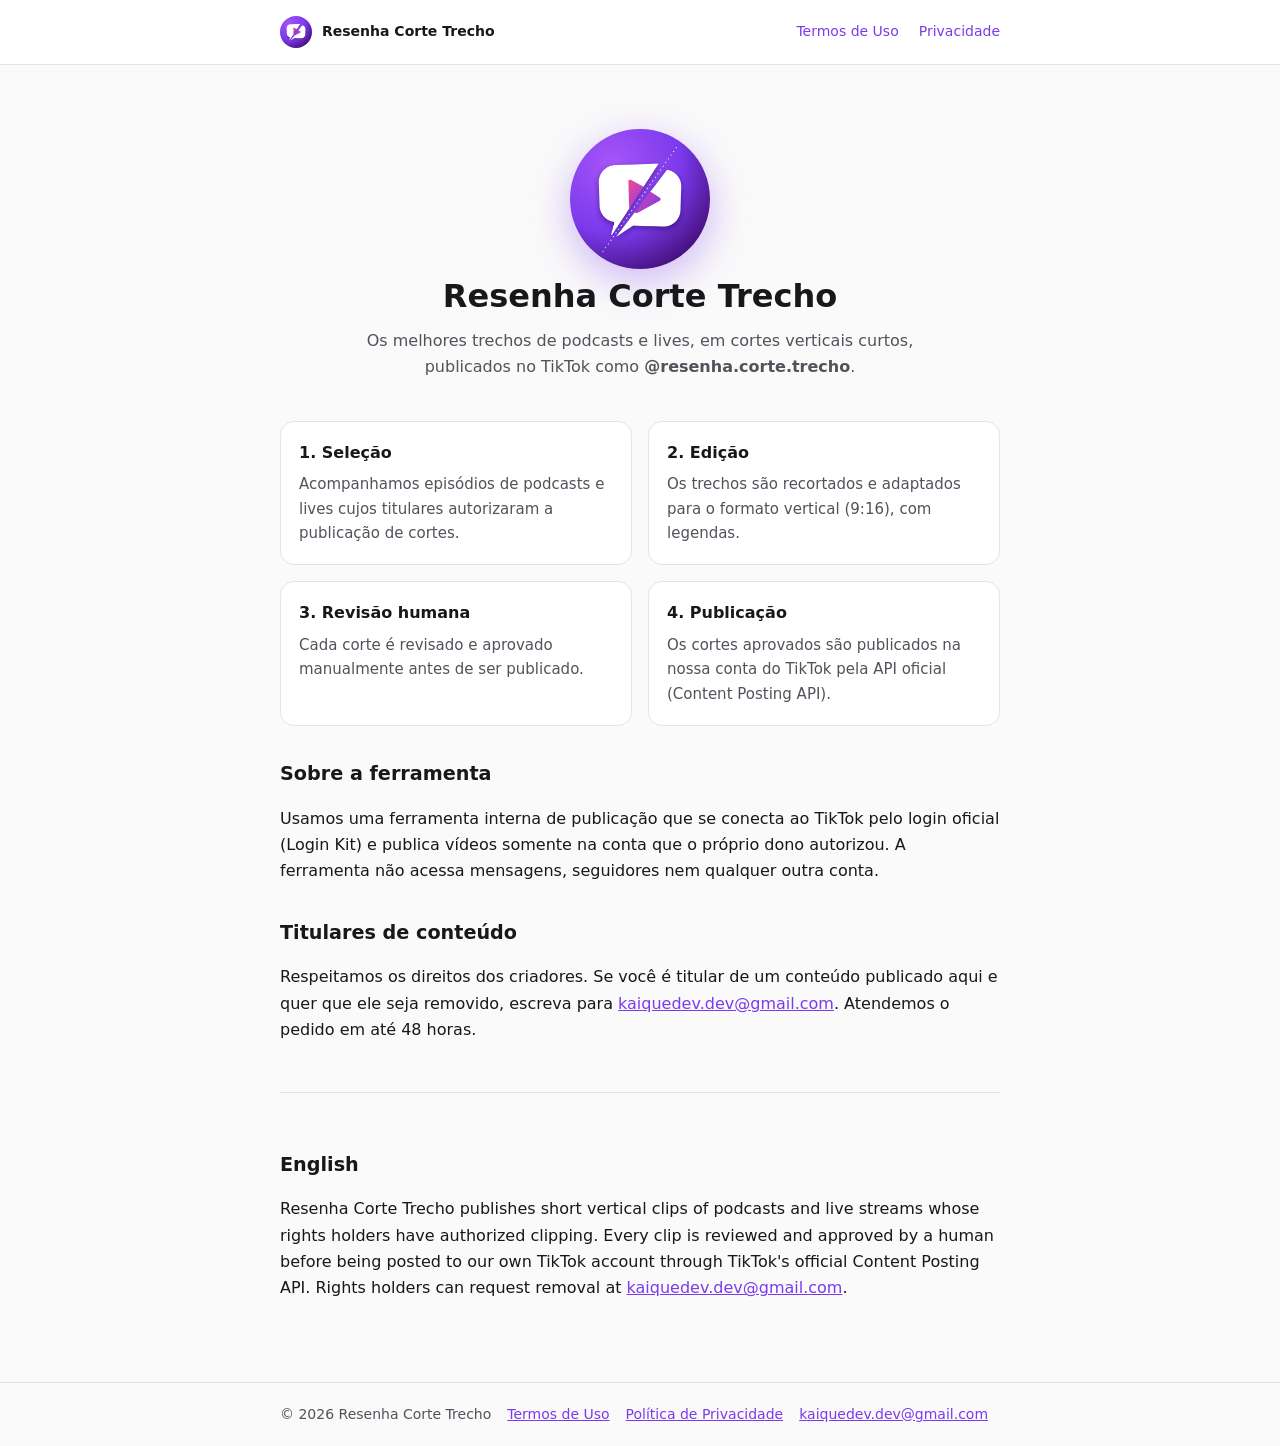
<file: index.html>
<!doctype html>
<html lang="pt-BR">
<head>
<meta charset="utf-8">
<meta name="viewport" content="width=device-width, initial-scale=1">
<title>Resenha Corte Trecho</title>
<meta name="description" content="Resenha Corte Trecho: os melhores trechos de podcasts, em cortes verticais.">
<link rel="icon" href="favicon.png">
<link rel="stylesheet" href="style.css">
</head>
<body>
<header><div class="wrap"><nav>
  <a class="marca" href="index.html"><img src="logo.png" alt="">Resenha Corte Trecho</a>
  <a href="termos.html">Termos de Uso</a>
  <a href="privacidade.html">Privacidade</a>
</nav></div></header>
<main><div class="wrap">
<section class="hero">
  <img src="logo.png" alt="Logo Resenha Corte Trecho">
  <h1>Resenha Corte Trecho</h1>
  <p>Os melhores trechos de podcasts e lives, em cortes verticais curtos, publicados no TikTok como <strong>@resenha.corte.trecho</strong>.</p>
</section>

<div class="cards">
  <div class="card"><h3>1. Seleção</h3><p>Acompanhamos episódios de podcasts e lives cujos titulares autorizaram a publicação de cortes.</p></div>
  <div class="card"><h3>2. Edição</h3><p>Os trechos são recortados e adaptados para o formato vertical (9:16), com legendas.</p></div>
  <div class="card"><h3>3. Revisão humana</h3><p>Cada corte é revisado e aprovado manualmente antes de ser publicado.</p></div>
  <div class="card"><h3>4. Publicação</h3><p>Os cortes aprovados são publicados na nossa conta do TikTok pela API oficial (Content Posting API).</p></div>
</div>

<h2>Sobre a ferramenta</h2>
<p>Usamos uma ferramenta interna de publicação que se conecta ao TikTok pelo login oficial (Login Kit) e publica vídeos somente na conta que o próprio dono autorizou. A ferramenta não acessa mensagens, seguidores nem qualquer outra conta.</p>

<h2>Titulares de conteúdo</h2>
<p>Respeitamos os direitos dos criadores. Se você é titular de um conteúdo publicado aqui e quer que ele seja removido, escreva para <a href="mailto:kaiquedev.dev@gmail.com">kaiquedev.dev@gmail.com</a>. Atendemos o pedido em até 48 horas.</p>

<section class="en" lang="en">
  <h2>English</h2>
  <p>Resenha Corte Trecho publishes short vertical clips of podcasts and live streams whose rights holders have authorized clipping. Every clip is reviewed and approved by a human before being posted to our own TikTok account through TikTok's official Content Posting API. Rights holders can request removal at <a href="mailto:kaiquedev.dev@gmail.com">kaiquedev.dev@gmail.com</a>.</p>
</section>
</div></main>
<footer><div class="wrap">
  <span>© 2026 Resenha Corte Trecho</span>
  <a href="termos.html">Termos de Uso</a>
  <a href="privacidade.html">Política de Privacidade</a>
  <a href="mailto:kaiquedev.dev@gmail.com">kaiquedev.dev@gmail.com</a>
</div></footer>
</body>
</html>
</file>
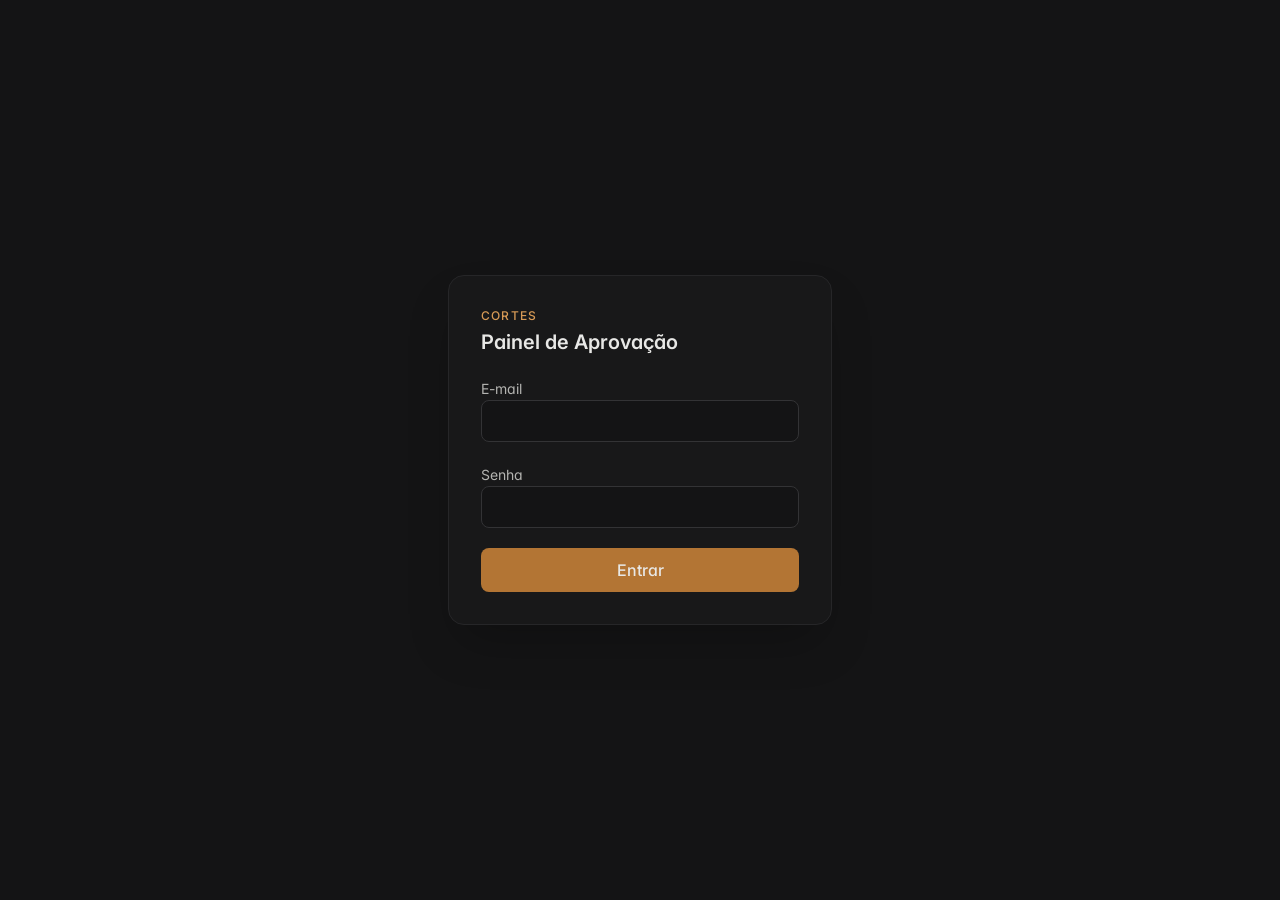
<file: painel/index.html>
<!doctype html>
<html lang="pt-BR" class="dark">
  <head>
    <meta charset="UTF-8" />
    <meta name="viewport" content="width=device-width, initial-scale=1.0" />
    <meta name="color-scheme" content="dark" />
    <link rel="preconnect" href="https://fonts.googleapis.com" />
    <link rel="preconnect" href="https://fonts.gstatic.com" crossorigin />
    <link href="https://fonts.googleapis.com/css2?family=Inter:wght@400;500;600;700&display=swap" rel="stylesheet" />
    <link rel="icon" type="image/png" href="./favicon.png" />
    <meta name="referrer" content="no-referrer" />
    <title>Central de Cortes · resenha.corte.trecho</title>
    <script type="module" crossorigin src="./assets/index-Fo8pLYPn.js"></script>
    <link rel="stylesheet" crossorigin href="./assets/index-tV_kD0Wq.css">
  </head>
  <body class="bg-zinc-950 text-zinc-200 antialiased">
    <div id="app"></div>
  </body>
</html>
</file>
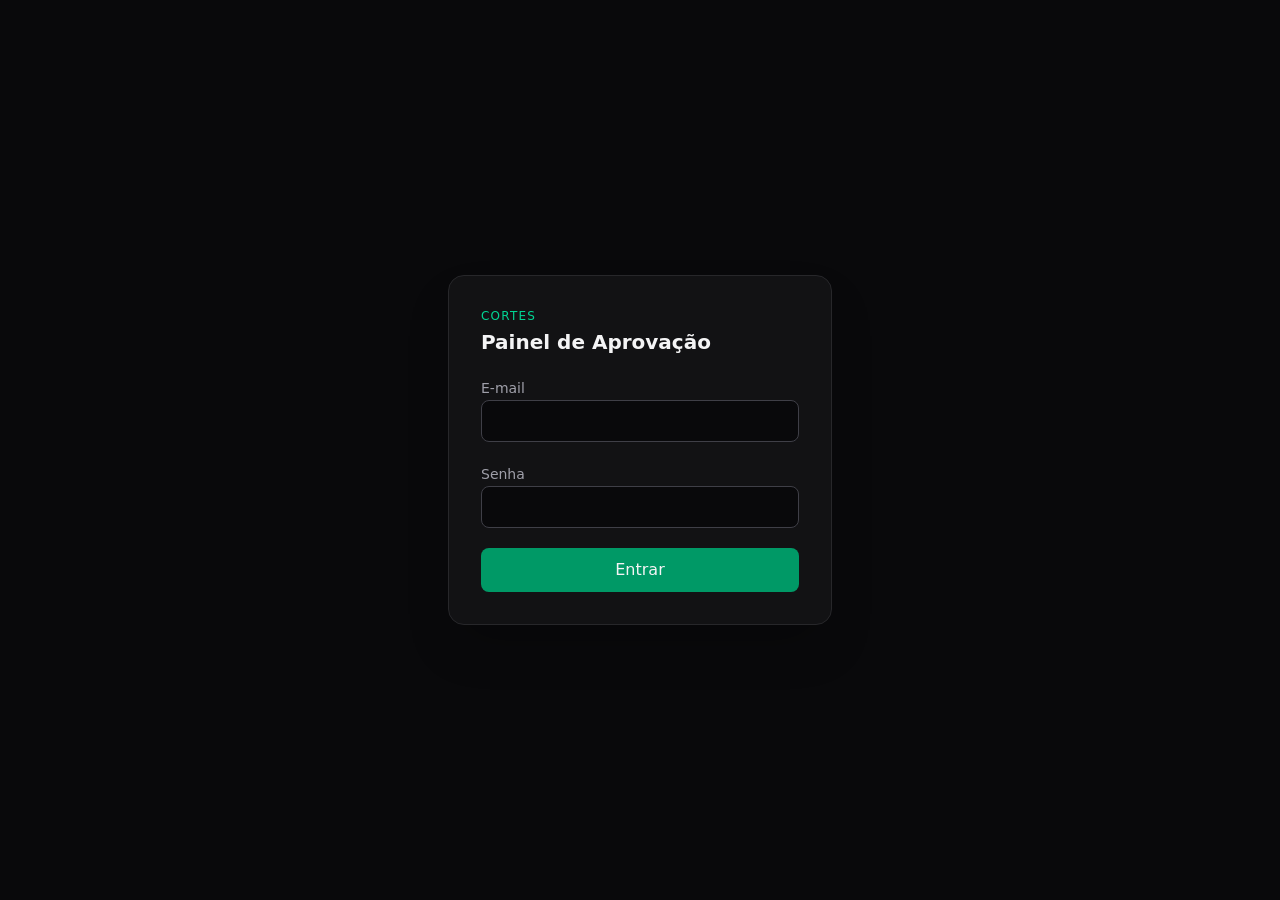
<file: painel/painel/index.html>
<!doctype html>
<html lang="pt-BR" class="dark">
  <head>
    <meta charset="UTF-8" />
    <meta name="viewport" content="width=device-width, initial-scale=1.0" />
    <meta name="color-scheme" content="dark" />
    <title>Painel de Aprovação · Cortes</title>
    <script type="module" crossorigin src="./assets/index-GFw9FLya.js"></script>
    <link rel="stylesheet" crossorigin href="./assets/index-CYR-ONPj.css">
  </head>
  <body class="bg-zinc-950 text-zinc-100 antialiased">
    <div id="app"></div>
  </body>
</html>
</file>
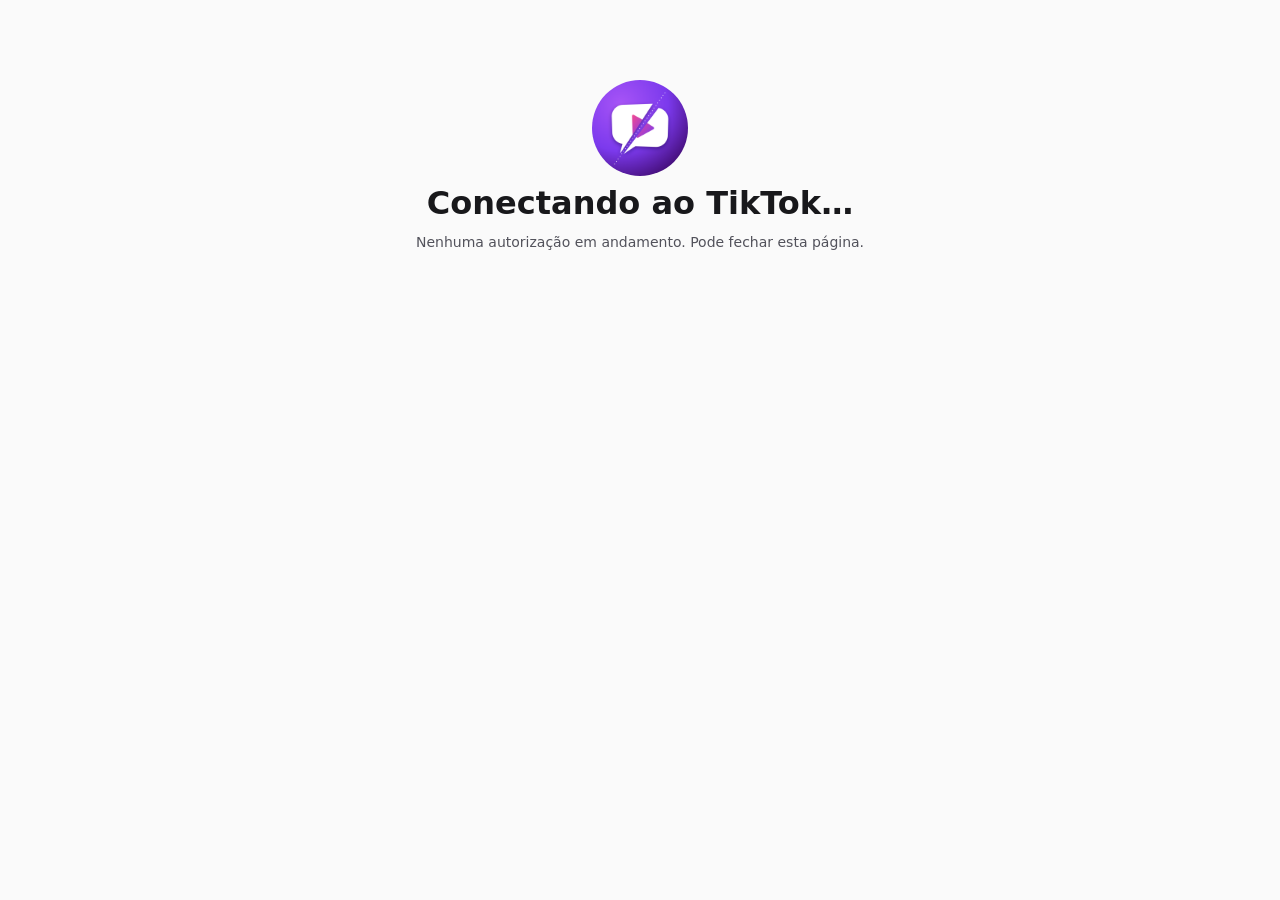
<file: callback.html>
<!doctype html>
<html lang="pt-BR">
<head>
<meta charset="utf-8">
<meta name="viewport" content="width=device-width, initial-scale=1">
<meta name="robots" content="noindex">
<title>Conectando ao TikTok…</title>
<link rel="icon" href="favicon.png">
<link rel="stylesheet" href="style.css">
</head>
<body>
<main><div class="wrap" style="text-align:center">
  <img src="logo.png" alt="" style="width:96px;height:96px;border-radius:50%;margin-top:40px">
  <h1>Conectando ao TikTok…</h1>
  <p id="msg" class="atualizado">Finalizando a autorização. Você será redirecionado em instantes.</p>
</div></main>
<script>
  // Repassa o retorno do OAuth (code/state ou error) para o n8n da máquina do operador.
  // Só é usado por quem roda o painel: o n8n fica em localhost na mesma máquina.
  var N8N_CALLBACK = 'http://localhost:5678/webhook/tiktok/oauth/callback';
  var q = window.location.search;
  if (q && /[?&](code|error)=/.test(q)) {
    window.location.replace(N8N_CALLBACK + q);
  } else {
    document.getElementById('msg').textContent = 'Nenhuma autorização em andamento. Pode fechar esta página.';
  }
</script>
</body>
</html>
</file>
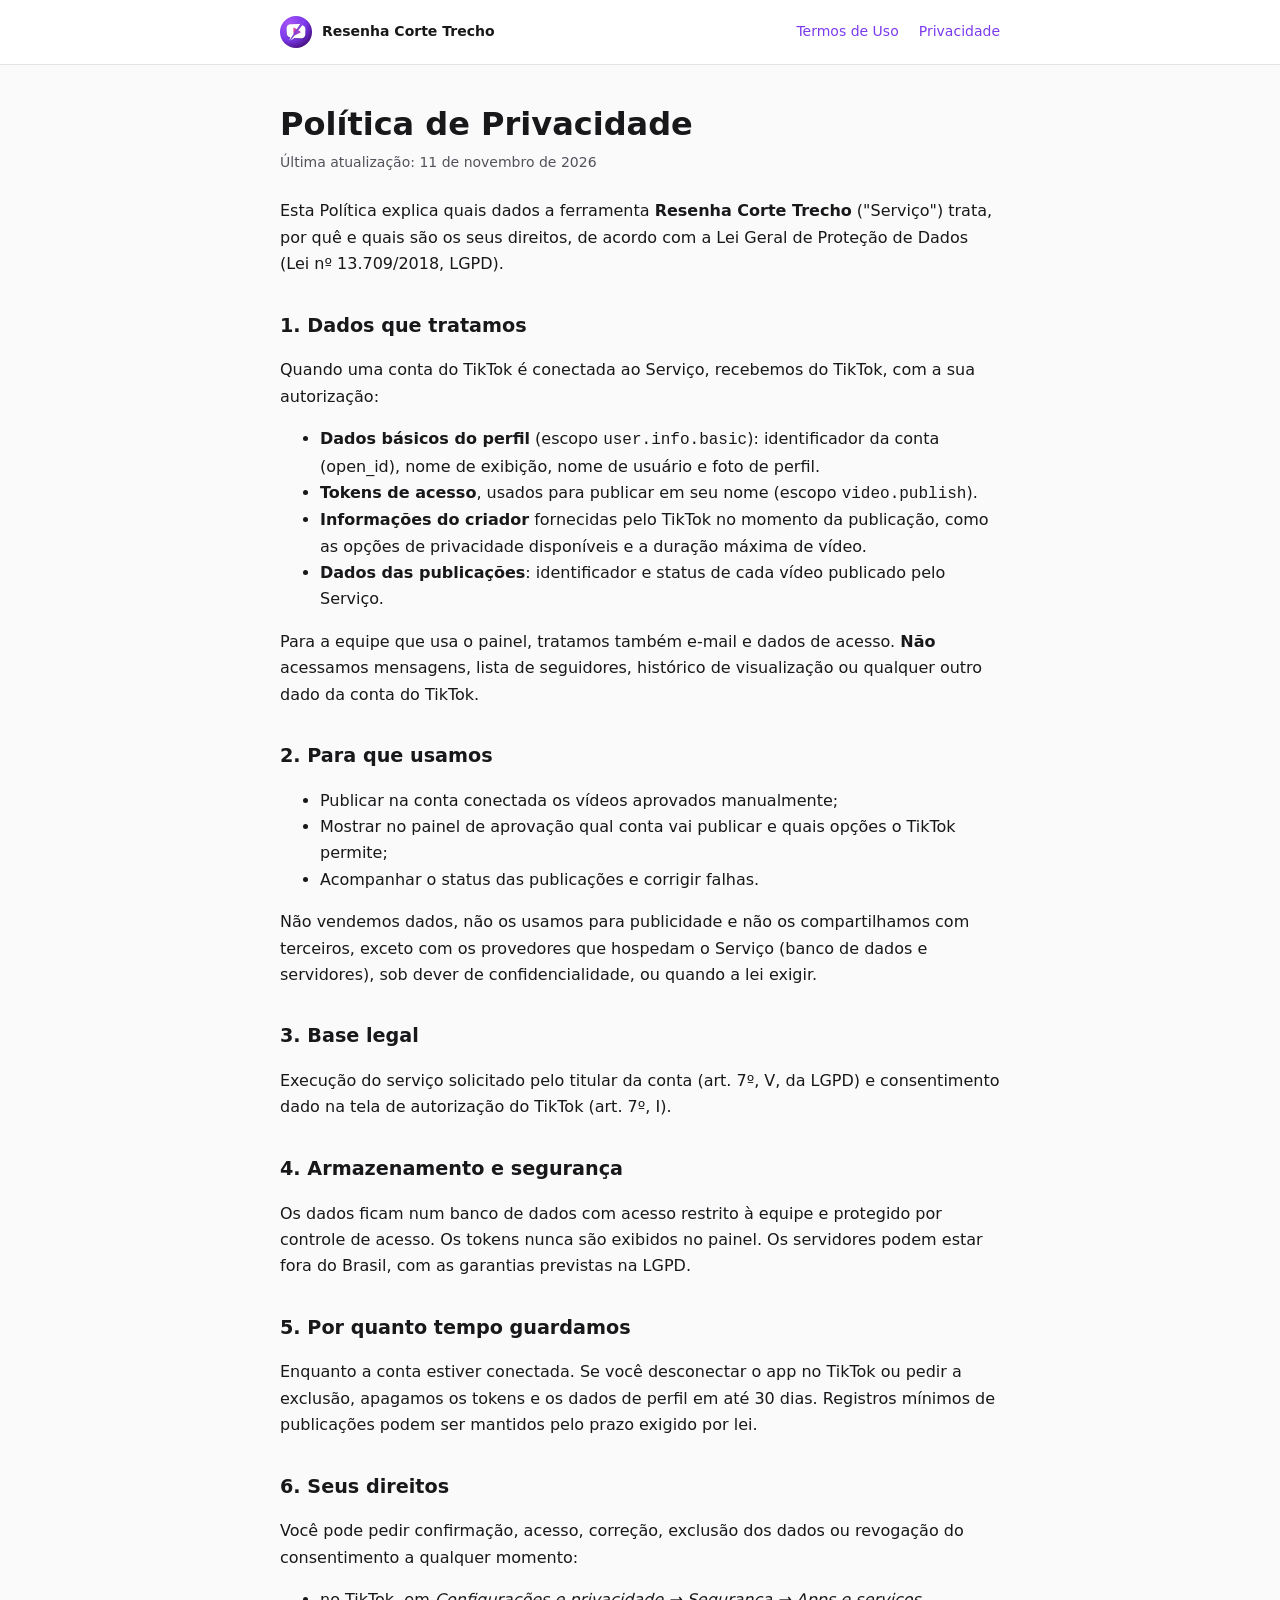
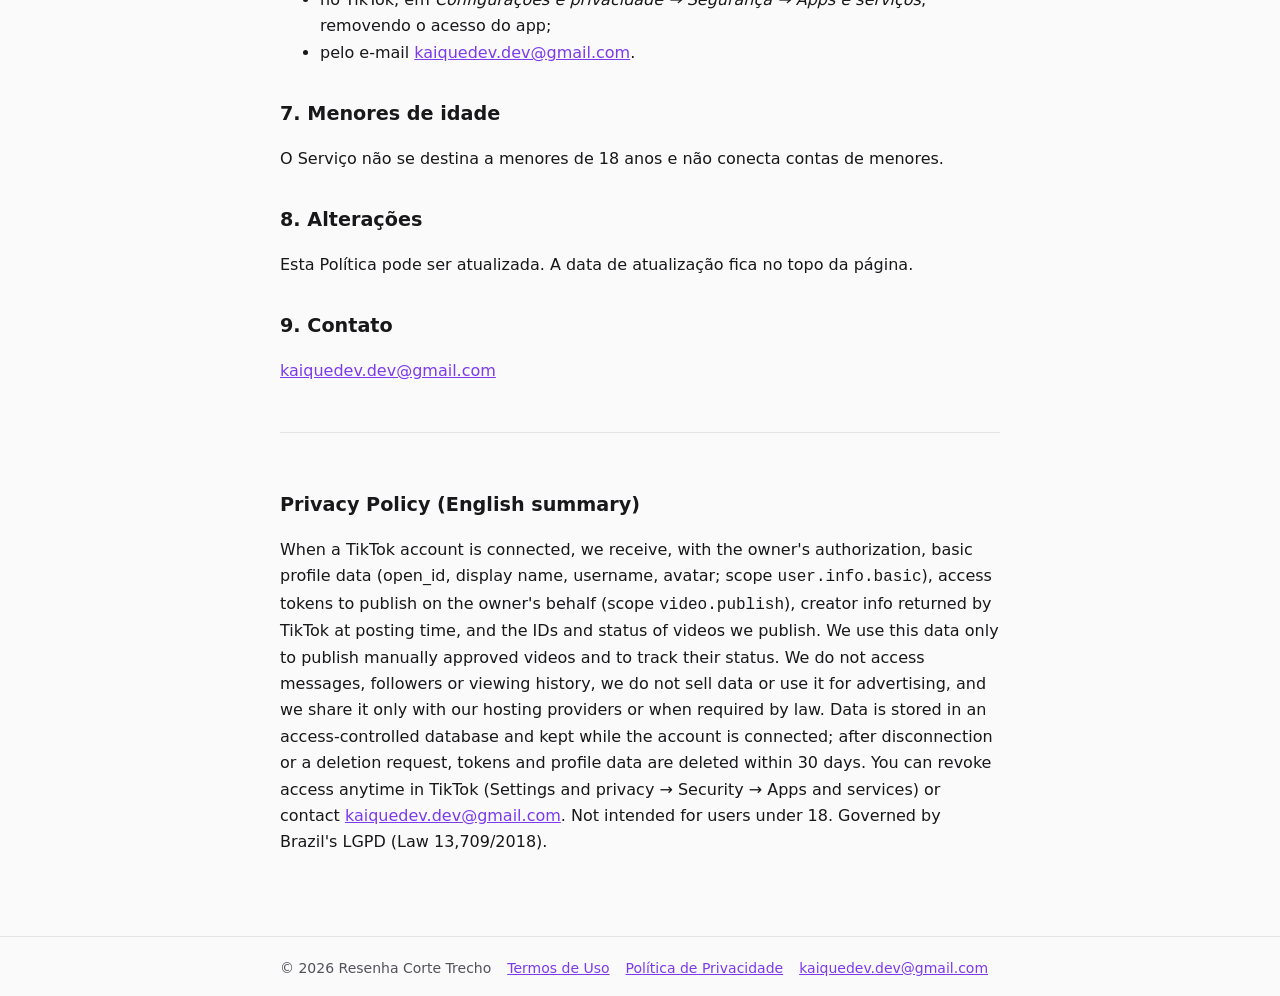
<file: privacidade.html>
<!doctype html>
<html lang="pt-BR">
  <head>
    <meta charset="utf-8" />
    <meta name="viewport" content="width=device-width, initial-scale=1" />
    <title>Política de Privacidade · Resenha Corte Trecho</title>
    <meta name="description" content="Resenha Corte Trecho: os melhores trechos de podcasts, em cortes verticais." />
    <link rel="icon" href="favicon.png" />
    <link rel="stylesheet" href="style.css" />
  </head>
  <body>
    <header>
      <div class="wrap">
        <nav>
          <a class="marca" href="index.html"><img src="logo.png" alt="" />Resenha Corte Trecho</a>
          <a href="termos.html">Termos de Uso</a>
          <a href="privacidade.html">Privacidade</a>
        </nav>
      </div>
    </header>
    <main>
      <div class="wrap">
        <h1>Política de Privacidade</h1>
        <p class="atualizado">Última atualização: 11 de novembro de 2026</p>

        <p>
          Esta Política explica quais dados a ferramenta <strong>Resenha Corte Trecho</strong> ("Serviço") trata, por quê e quais são os seus direitos, de
          acordo com a Lei Geral de Proteção de Dados (Lei nº 13.709/2018, LGPD).
        </p>

        <h2>1. Dados que tratamos</h2>
        <p>Quando uma conta do TikTok é conectada ao Serviço, recebemos do TikTok, com a sua autorização:</p>
        <ul>
          <li>
            <strong>Dados básicos do perfil</strong> (escopo <code>user.info.basic</code>): identificador da conta (open_id), nome de exibição, nome de usuário
            e foto de perfil.
          </li>
          <li><strong>Tokens de acesso</strong>, usados para publicar em seu nome (escopo <code>video.publish</code>).</li>
          <li>
            <strong>Informações do criador</strong> fornecidas pelo TikTok no momento da publicação, como as opções de privacidade disponíveis e a duração
            máxima de vídeo.
          </li>
          <li><strong>Dados das publicações</strong>: identificador e status de cada vídeo publicado pelo Serviço.</li>
        </ul>
        <p>
          Para a equipe que usa o painel, tratamos também e-mail e dados de acesso. <strong>Não</strong> acessamos mensagens, lista de seguidores, histórico de
          visualização ou qualquer outro dado da conta do TikTok.
        </p>

        <h2>2. Para que usamos</h2>
        <ul>
          <li>Publicar na conta conectada os vídeos aprovados manualmente;</li>
          <li>Mostrar no painel de aprovação qual conta vai publicar e quais opções o TikTok permite;</li>
          <li>Acompanhar o status das publicações e corrigir falhas.</li>
        </ul>
        <p>
          Não vendemos dados, não os usamos para publicidade e não os compartilhamos com terceiros, exceto com os provedores que hospedam o Serviço (banco de
          dados e servidores), sob dever de confidencialidade, ou quando a lei exigir.
        </p>

        <h2>3. Base legal</h2>
        <p>Execução do serviço solicitado pelo titular da conta (art. 7º, V, da LGPD) e consentimento dado na tela de autorização do TikTok (art. 7º, I).</p>

        <h2>4. Armazenamento e segurança</h2>
        <p>
          Os dados ficam num banco de dados com acesso restrito à equipe e protegido por controle de acesso. Os tokens nunca são exibidos no painel. Os
          servidores podem estar fora do Brasil, com as garantias previstas na LGPD.
        </p>

        <h2>5. Por quanto tempo guardamos</h2>
        <p>
          Enquanto a conta estiver conectada. Se você desconectar o app no TikTok ou pedir a exclusão, apagamos os tokens e os dados de perfil em até 30 dias.
          Registros mínimos de publicações podem ser mantidos pelo prazo exigido por lei.
        </p>

        <h2>6. Seus direitos</h2>
        <p>Você pode pedir confirmação, acesso, correção, exclusão dos dados ou revogação do consentimento a qualquer momento:</p>
        <ul>
          <li>no TikTok, em <em>Configurações e privacidade → Segurança → Apps e serviços</em>, removendo o acesso do app;</li>
          <li>pelo e-mail <a href="mailto:kaiquedev.dev@gmail.com">kaiquedev.dev@gmail.com</a>.</li>
        </ul>

        <h2>7. Menores de idade</h2>
        <p>O Serviço não se destina a menores de 18 anos e não conecta contas de menores.</p>

        <h2>8. Alterações</h2>
        <p>Esta Política pode ser atualizada. A data de atualização fica no topo da página.</p>

        <h2>9. Contato</h2>
        <p><a href="mailto:kaiquedev.dev@gmail.com">kaiquedev.dev@gmail.com</a></p>

        <section class="en" lang="en">
          <h2>Privacy Policy (English summary)</h2>
          <p>
            When a TikTok account is connected, we receive, with the owner's authorization, basic profile data (open_id, display name, username, avatar; scope
            <code>user.info.basic</code>), access tokens to publish on the owner's behalf (scope <code>video.publish</code>), creator info returned by TikTok at
            posting time, and the IDs and status of videos we publish. We use this data only to publish manually approved videos and to track their status. We
            do not access messages, followers or viewing history, we do not sell data or use it for advertising, and we share it only with our hosting providers
            or when required by law. Data is stored in an access-controlled database and kept while the account is connected; after disconnection or a deletion
            request, tokens and profile data are deleted within 30 days. You can revoke access anytime in TikTok (Settings and privacy → Security → Apps and
            services) or contact <a href="mailto:kaiquedev.dev@gmail.com">kaiquedev.dev@gmail.com</a>. Not intended for users under 18. Governed by Brazil's
            LGPD (Law 13,709/2018).
          </p>
        </section>
      </div>
    </main>
    <footer>
      <div class="wrap">
        <span>© 2026 Resenha Corte Trecho</span>
        <a href="termos.html">Termos de Uso</a>
        <a href="privacidade.html">Política de Privacidade</a>
        <a href="mailto:kaiquedev.dev@gmail.com">kaiquedev.dev@gmail.com</a>
      </div>
    </footer>
  </body>
</html>
</file>
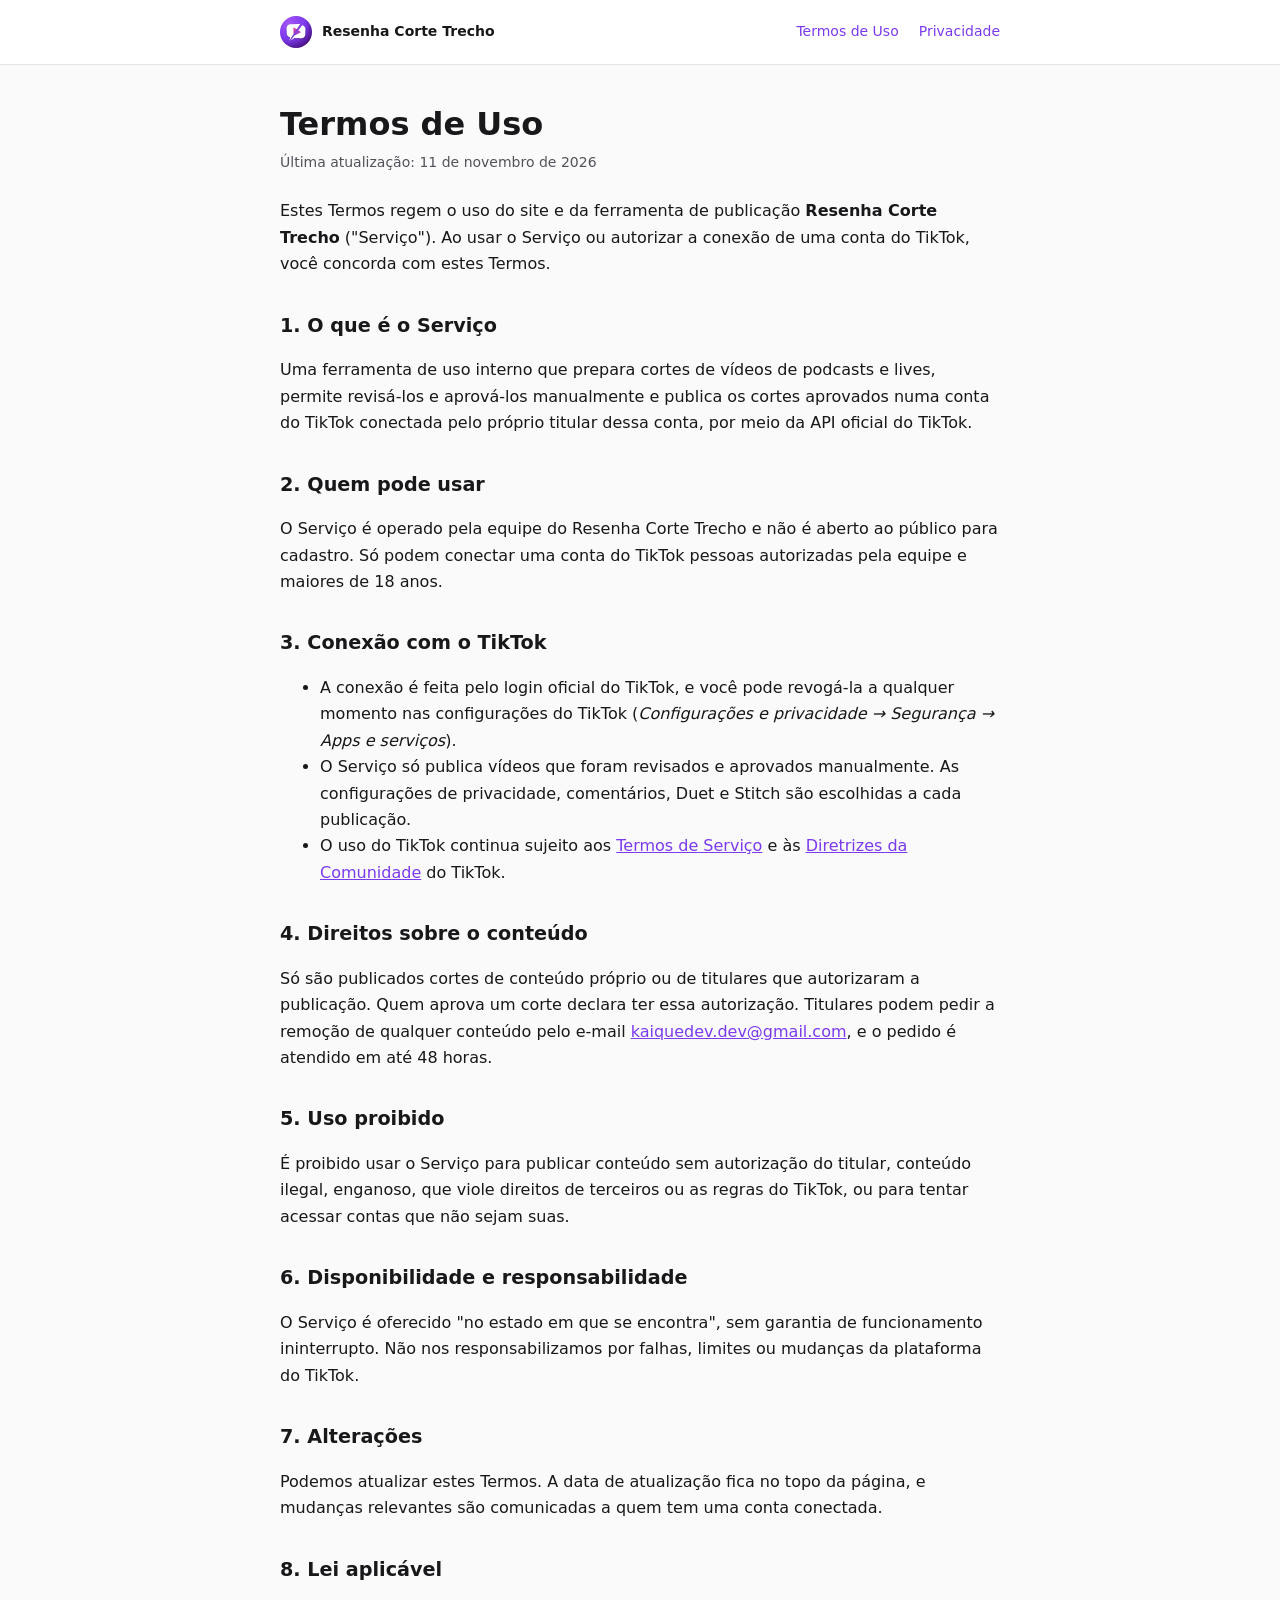
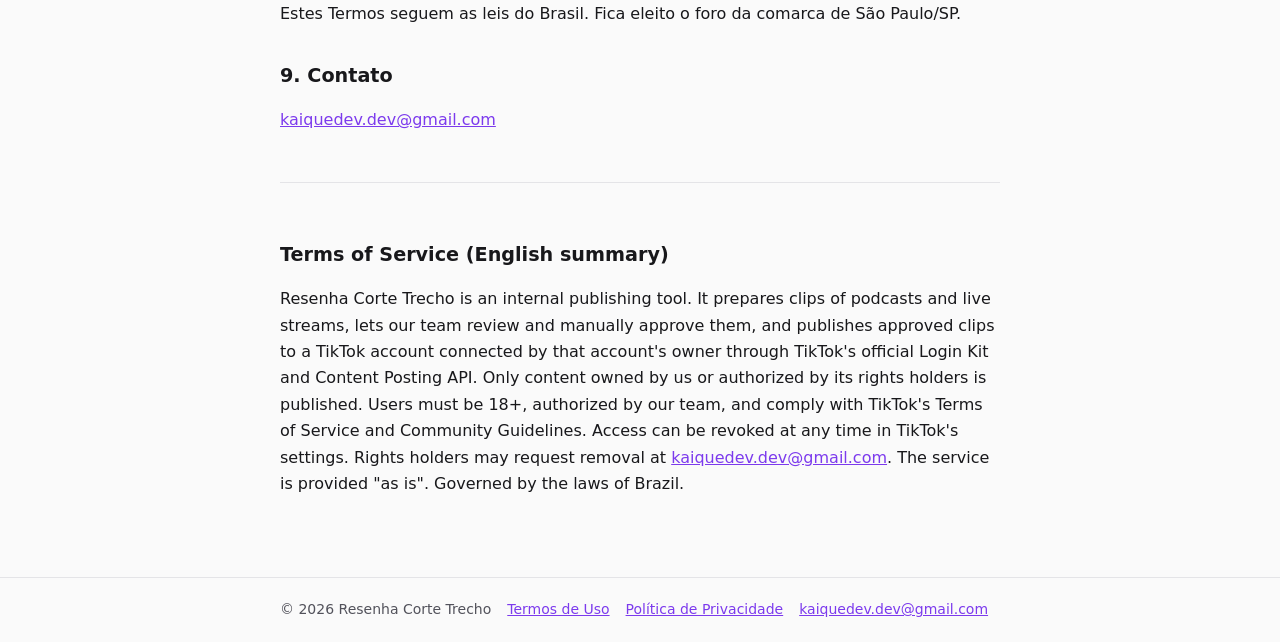
<file: termos.html>
<!doctype html>
<html lang="pt-BR">
  <head>
    <meta charset="utf-8" />
    <meta name="viewport" content="width=device-width, initial-scale=1" />
    <title>Termos de Uso · Resenha Corte Trecho</title>
    <meta name="description" content="Resenha Corte Trecho: os melhores trechos de podcasts, em cortes verticais." />
    <link rel="icon" href="favicon.png" />
    <link rel="stylesheet" href="style.css" />
  </head>
  <body>
    <header>
      <div class="wrap">
        <nav>
          <a class="marca" href="index.html"><img src="logo.png" alt="" />Resenha Corte Trecho</a>
          <a href="termos.html">Termos de Uso</a>
          <a href="privacidade.html">Privacidade</a>
        </nav>
      </div>
    </header>
    <main>
      <div class="wrap">
        <h1>Termos de Uso</h1>
        <p class="atualizado">Última atualização: 11 de novembro de 2026</p>

        <p>
          Estes Termos regem o uso do site e da ferramenta de publicação <strong>Resenha Corte Trecho</strong> ("Serviço"). Ao usar o Serviço ou autorizar a
          conexão de uma conta do TikTok, você concorda com estes Termos.
        </p>

        <h2>1. O que é o Serviço</h2>
        <p>
          Uma ferramenta de uso interno que prepara cortes de vídeos de podcasts e lives, permite revisá-los e aprová-los manualmente e publica os cortes
          aprovados numa conta do TikTok conectada pelo próprio titular dessa conta, por meio da API oficial do TikTok.
        </p>

        <h2>2. Quem pode usar</h2>
        <p>
          O Serviço é operado pela equipe do Resenha Corte Trecho e não é aberto ao público para cadastro. Só podem conectar uma conta do TikTok pessoas
          autorizadas pela equipe e maiores de 18 anos.
        </p>

        <h2>3. Conexão com o TikTok</h2>
        <ul>
          <li>
            A conexão é feita pelo login oficial do TikTok, e você pode revogá-la a qualquer momento nas configurações do TikTok (<em
              >Configurações e privacidade → Segurança → Apps e serviços</em
            >).
          </li>
          <li>
            O Serviço só publica vídeos que foram revisados e aprovados manualmente. As configurações de privacidade, comentários, Duet e Stitch são escolhidas
            a cada publicação.
          </li>
          <li>
            O uso do TikTok continua sujeito aos <a href="https://www.tiktok.com/legal/terms-of-service" rel="noopener">Termos de Serviço</a> e às
            <a href="https://www.tiktok.com/community-guidelines" rel="noopener">Diretrizes da Comunidade</a> do TikTok.
          </li>
        </ul>

        <h2>4. Direitos sobre o conteúdo</h2>
        <p>
          Só são publicados cortes de conteúdo próprio ou de titulares que autorizaram a publicação. Quem aprova um corte declara ter essa autorização.
          Titulares podem pedir a remoção de qualquer conteúdo pelo e-mail <a href="mailto:kaiquedev.dev@gmail.com">kaiquedev.dev@gmail.com</a>, e o pedido é
          atendido em até 48 horas.
        </p>

        <h2>5. Uso proibido</h2>
        <p>
          É proibido usar o Serviço para publicar conteúdo sem autorização do titular, conteúdo ilegal, enganoso, que viole direitos de terceiros ou as regras
          do TikTok, ou para tentar acessar contas que não sejam suas.
        </p>

        <h2>6. Disponibilidade e responsabilidade</h2>
        <p>
          O Serviço é oferecido "no estado em que se encontra", sem garantia de funcionamento ininterrupto. Não nos responsabilizamos por falhas, limites ou
          mudanças da plataforma do TikTok.
        </p>

        <h2>7. Alterações</h2>
        <p>
          Podemos atualizar estes Termos. A data de atualização fica no topo da página, e mudanças relevantes são comunicadas a quem tem uma conta conectada.
        </p>

        <h2>8. Lei aplicável</h2>
        <p>Estes Termos seguem as leis do Brasil. Fica eleito o foro da comarca de São Paulo/SP.</p>

        <h2>9. Contato</h2>
        <p><a href="mailto:kaiquedev.dev@gmail.com">kaiquedev.dev@gmail.com</a></p>

        <section class="en" lang="en">
          <h2>Terms of Service (English summary)</h2>
          <p>
            Resenha Corte Trecho is an internal publishing tool. It prepares clips of podcasts and live streams, lets our team review and manually approve them,
            and publishes approved clips to a TikTok account connected by that account's owner through TikTok's official Login Kit and Content Posting API. Only
            content owned by us or authorized by its rights holders is published. Users must be 18+, authorized by our team, and comply with TikTok's Terms of
            Service and Community Guidelines. Access can be revoked at any time in TikTok's settings. Rights holders may request removal at
            <a href="mailto:kaiquedev.dev@gmail.com">kaiquedev.dev@gmail.com</a>. The service is provided "as is". Governed by the laws of Brazil.
          </p>
        </section>
      </div>
    </main>
    <footer>
      <div class="wrap">
        <span>© 2026 Resenha Corte Trecho</span>
        <a href="termos.html">Termos de Uso</a>
        <a href="privacidade.html">Política de Privacidade</a>
        <a href="mailto:kaiquedev.dev@gmail.com">kaiquedev.dev@gmail.com</a>
      </div>
    </footer>
  </body>
</html>
</file>
<file: style.css>
:root {
  --bg: #fafafa;
  --surface: #ffffff;
  --text: #18181b;
  --muted: #52525b;
  --border: #e4e4e7;
  --accent: #7c3aed;
  --accent-2: #db2777;
}
@media (prefers-color-scheme: dark) {
  :root {
    --bg: #0b0b0f;
    --surface: #15151b;
    --text: #f4f4f5;
    --muted: #a1a1aa;
    --border: #27272a;
    --accent: #a78bfa;
    --accent-2: #f472b6;
  }
}
* { box-sizing: border-box; }
body {
  margin: 0;
  background: var(--bg);
  color: var(--text);
  font: 16px/1.65 system-ui, -apple-system, "Segoe UI", Roboto, sans-serif;
}
a { color: var(--accent); }
header {
  border-bottom: 1px solid var(--border);
  background: var(--surface);
}
.wrap { max-width: 760px; margin: 0 auto; padding: 0 20px; }
nav { display: flex; align-items: center; gap: 8px 20px; min-height: 64px; padding: 12px 0; flex-wrap: wrap; }
nav .marca { display: flex; align-items: center; gap: 10px; font-weight: 700; color: var(--text); text-decoration: none; margin-right: auto; }
nav .marca img { width: 32px; height: 32px; border-radius: 50%; }
nav a { text-decoration: none; font-size: 14px; }
main { padding: 40px 0 64px; }
h1 { font-size: 2rem; line-height: 1.2; margin: 0 0 8px; }
h2 { font-size: 1.2rem; margin: 32px 0 8px; }
.atualizado { color: var(--muted); font-size: 14px; margin: 0 0 24px; }
.hero { text-align: center; padding: 24px 0 8px; }
.hero img { width: 140px; height: 140px; border-radius: 50%; box-shadow: 0 12px 40px rgb(124 58 237 / 0.35); }
.hero p { color: var(--muted); max-width: 560px; margin: 12px auto 0; }
.cards { display: grid; grid-template-columns: repeat(2, 1fr); gap: 16px; margin-top: 32px; }
.card { background: var(--surface); border: 1px solid var(--border); border-radius: 14px; padding: 18px; }
.card h3 { margin: 0 0 6px; font-size: 1rem; }
.card p { margin: 0; color: var(--muted); font-size: 15px; }
.aviso { border-left: 4px solid var(--accent-2); background: var(--surface); padding: 12px 16px; border-radius: 8px; }
.en { margin-top: 48px; padding-top: 24px; border-top: 1px solid var(--border); }
footer { border-top: 1px solid var(--border); color: var(--muted); font-size: 14px; padding: 20px 0; }
footer .wrap { display: flex; gap: 16px; flex-wrap: wrap; }
@media (max-width: 560px) {
  .cards { grid-template-columns: 1fr; }
  nav .marca { width: 100%; }
  h1 { font-size: 1.6rem; }
}
</file>
<file: painel/assets/index-tV_kD0Wq.css>
/*! tailwindcss v4.3.5 | MIT License | https://tailwindcss.com */
@layer properties{@supports (((-webkit-hyphens:none)) and (not (margin-trim:block))) or ((-moz-orient:inline) and (not (color:rgb(from red r g b)))){*,:before,:after,::backdrop{--tw-translate-x:0;--tw-translate-y:0;--tw-translate-z:0;--tw-space-y-reverse:0;--tw-divide-y-reverse:0;--tw-border-style:solid;--tw-leading:initial;--tw-font-weight:initial;--tw-tracking:initial;--tw-ordinal:initial;--tw-slashed-zero:initial;--tw-numeric-figure:initial;--tw-numeric-spacing:initial;--tw-numeric-fraction:initial;--tw-shadow:0 0 #0000;--tw-shadow-color:initial;--tw-shadow-alpha:100%;--tw-inset-shadow:0 0 #0000;--tw-inset-shadow-color:initial;--tw-inset-shadow-alpha:100%;--tw-ring-color:initial;--tw-ring-shadow:0 0 #0000;--tw-inset-ring-color:initial;--tw-inset-ring-shadow:0 0 #0000;--tw-ring-inset:initial;--tw-ring-offset-width:0px;--tw-ring-offset-color:#fff;--tw-ring-offset-shadow:0 0 #0000;--tw-blur:initial;--tw-brightness:initial;--tw-contrast:initial;--tw-grayscale:initial;--tw-hue-rotate:initial;--tw-invert:initial;--tw-opacity:initial;--tw-saturate:initial;--tw-sepia:initial;--tw-drop-shadow:initial;--tw-drop-shadow-color:initial;--tw-drop-shadow-alpha:100%;--tw-drop-shadow-size:initial;--tw-backdrop-blur:initial;--tw-backdrop-brightness:initial;--tw-backdrop-contrast:initial;--tw-backdrop-grayscale:initial;--tw-backdrop-hue-rotate:initial;--tw-backdrop-invert:initial;--tw-backdrop-opacity:initial;--tw-backdrop-saturate:initial;--tw-backdrop-sepia:initial;--tw-duration:initial}}}@layer theme{:root,:host{--font-sans:"Inter", ui-sans-serif, system-ui, -apple-system, "Segoe UI", sans-serif;--font-mono:ui-monospace, SFMono-Regular, Menlo, Monaco, Consolas, "Liberation Mono", "Courier New", monospace;--color-amber-100:oklch(96.2% .059 95.617);--color-amber-200:#f0e2b5;--color-amber-300:#e6d18d;--color-amber-500:#d6b95c;--color-amber-950:oklch(27.9% .077 45.635);--color-green-400:#7db394;--color-green-500:#5f9e7a;--color-emerald-50:oklch(97.9% .021 166.113);--color-emerald-100:oklch(95% .052 163.051);--color-emerald-200:#f0d3b0;--color-emerald-300:#e4b47e;--color-emerald-400:#d79a56;--color-emerald-500:#c8873e;--color-emerald-600:#b37534;--color-emerald-700:#8e5c29;--color-emerald-900:#3d2814;--color-emerald-950:oklch(26.2% .051 172.552);--color-sky-200:#d5dbe5;--color-sky-300:#b8c2d2;--color-sky-500:#94a2ba;--color-violet-300:#e6d18d;--color-violet-500:#d6b95c;--color-rose-100:oklch(94.1% .03 12.58);--color-rose-200:#f2cbc1;--color-rose-300:#e9a594;--color-rose-400:#df8c78;--color-rose-500:#d97c67;--color-rose-600:#c06650;--color-rose-950:oklch(27.1% .105 12.094);--color-zinc-100:#ecece9;--color-zinc-200:#e8e8e6;--color-zinc-300:#cfcfcb;--color-zinc-400:#b4b4b1;--color-zinc-500:#6e6e6b;--color-zinc-600:#565654;--color-zinc-700:#333335;--color-zinc-800:#262628;--color-zinc-900:#1b1b1d;--color-zinc-950:#141415;--color-black:#000;--color-white:#fff;--spacing:.25rem;--container-sm:24rem;--container-lg:32rem;--container-xl:36rem;--container-3xl:48rem;--container-5xl:64rem;--container-6xl:72rem;--text-xs:.75rem;--text-xs--line-height:calc(1 / .75);--text-sm:.875rem;--text-sm--line-height:calc(1.25 / .875);--text-base:1rem;--text-base--line-height:calc(1.5 / 1);--text-lg:1.125rem;--text-lg--line-height:calc(1.75 / 1.125);--text-xl:1.25rem;--text-xl--line-height:calc(1.75 / 1.25);--text-2xl:1.5rem;--text-2xl--line-height:calc(2 / 1.5);--text-3xl:1.875rem;--text-3xl--line-height:calc(2.25 / 1.875);--font-weight-normal:400;--font-weight-medium:500;--font-weight-semibold:600;--tracking-tight:-.025em;--tracking-wider:.05em;--tracking-widest:.1em;--leading-tight:1.25;--leading-snug:1.375;--leading-relaxed:1.625;--radius-sm:.25rem;--radius-md:.375rem;--radius-lg:.5rem;--radius-xl:.75rem;--radius-2xl:1rem;--animate-spin:spin 1s linear infinite;--animate-pulse:pulse 2s cubic-bezier(.4, 0, .6, 1) infinite;--blur-sm:8px;--aspect-video:16 / 9;--default-transition-duration:.15s;--default-transition-timing-function:cubic-bezier(.4, 0, .2, 1);--default-font-family:var(--font-sans);--default-mono-font-family:var(--font-mono)}}@layer base{*,:after,:before,::backdrop{box-sizing:border-box;border:0 solid;margin:0;padding:0}::file-selector-button{box-sizing:border-box;border:0 solid;margin:0;padding:0}html,:host{-webkit-text-size-adjust:100%;tab-size:4;line-height:1.5;font-family:var(--default-font-family,-apple-system, BlinkMacSystemFont, "Segoe UI", Roboto, "Helvetica Neue", "Noto Sans", Arial, sans-serif, "Apple Color Emoji", "Segoe UI Emoji", "Segoe UI Symbol", "Noto Color Emoji");font-feature-settings:var(--default-font-feature-settings,normal);font-variation-settings:var(--default-font-variation-settings,normal);-webkit-tap-highlight-color:transparent}hr{height:0;color:inherit;border-top-width:1px}abbr:where([title]){-webkit-text-decoration:underline dotted;text-decoration:underline dotted}h1,h2,h3,h4,h5,h6{font-size:inherit;font-weight:inherit}a{color:inherit;-webkit-text-decoration:inherit;-webkit-text-decoration:inherit;-webkit-text-decoration:inherit;-webkit-text-decoration:inherit;text-decoration:inherit}b,strong{font-weight:bolder}code,kbd,samp,pre{font-family:var(--default-mono-font-family,ui-monospace, SFMono-Regular, Menlo, Monaco, Consolas, "Liberation Mono", "Courier New", monospace);font-feature-settings:var(--default-mono-font-feature-settings,normal);font-variation-settings:var(--default-mono-font-variation-settings,normal);font-size:1em}small{font-size:80%}sub,sup{vertical-align:baseline;font-size:75%;line-height:0;position:relative}sub{bottom:-.25em}sup{top:-.5em}table{text-indent:0;border-color:inherit;border-collapse:collapse}:-moz-focusring:where(:not(iframe)){outline:auto}progress{vertical-align:baseline}summary{display:list-item}ol,ul,menu{list-style:none}img,svg,video,canvas,audio,iframe,embed,object{vertical-align:middle;display:block}img,video{max-width:100%;height:auto}button,input,select,optgroup,textarea{font:inherit;font-feature-settings:inherit;font-variation-settings:inherit;letter-spacing:inherit;color:inherit;opacity:1;background-color:#0000;border-radius:0}::file-selector-button{font:inherit;font-feature-settings:inherit;font-variation-settings:inherit;letter-spacing:inherit;color:inherit;opacity:1;background-color:#0000;border-radius:0}:where(select:is([multiple],[size])) optgroup{font-weight:bolder}:where(select:is([multiple],[size])) optgroup option{padding-inline-start:20px}::file-selector-button{margin-inline-end:4px}::placeholder{opacity:1}@supports (not ((-webkit-appearance:-apple-pay-button))) or (contain-intrinsic-size:1px){::placeholder{color:currentColor}@supports (color:color-mix(in lab, red, red)){::placeholder{color:color-mix(in oklab, currentcolor 50%, transparent)}}}textarea{resize:vertical}::-webkit-search-decoration{-webkit-appearance:none}::-webkit-date-and-time-value{min-height:1lh;text-align:inherit}::-webkit-datetime-edit{display:inline-flex}::-webkit-datetime-edit-fields-wrapper{padding:0}::-webkit-datetime-edit{padding-block:0}::-webkit-datetime-edit-year-field{padding-block:0}::-webkit-datetime-edit-month-field{padding-block:0}::-webkit-datetime-edit-day-field{padding-block:0}::-webkit-datetime-edit-hour-field{padding-block:0}::-webkit-datetime-edit-minute-field{padding-block:0}::-webkit-datetime-edit-second-field{padding-block:0}::-webkit-datetime-edit-millisecond-field{padding-block:0}::-webkit-datetime-edit-meridiem-field{padding-block:0}::-webkit-calendar-picker-indicator{line-height:1}:-moz-ui-invalid{box-shadow:none}button,input:where([type=button],[type=reset],[type=submit]){appearance:button}::file-selector-button{appearance:button}::-webkit-inner-spin-button{height:auto}::-webkit-outer-spin-button{height:auto}[hidden]:where(:not([hidden=until-found])){display:none!important}}@layer components;@layer utilities{.pointer-events-auto{pointer-events:auto}.pointer-events-none{pointer-events:none}.visible{visibility:visible}.absolute{position:absolute}.fixed{position:fixed}.relative{position:relative}.inset-0{inset:0}.inset-y-0{inset-block:0}.inset-y-1\.5{inset-block:calc(var(--spacing) * 1.5)}.-top-5{top:calc(var(--spacing) * -5)}.-right-1\.5{right:calc(var(--spacing) * -1.5)}.right-1{right:var(--spacing)}.right-4{right:calc(var(--spacing) * 4)}.-bottom-1\.5{bottom:calc(var(--spacing) * -1.5)}.bottom-1{bottom:var(--spacing)}.bottom-4{bottom:calc(var(--spacing) * 4)}.left-0{left:0}.z-30{z-index:30}.z-40{z-index:40}.z-50{z-index:50}.m-3{margin:calc(var(--spacing) * 3)}.mx-auto{margin-inline:auto}.mt-0\.5{margin-top:calc(var(--spacing) * .5)}.mt-1{margin-top:var(--spacing)}.mt-1\.5{margin-top:calc(var(--spacing) * 1.5)}.mt-2{margin-top:calc(var(--spacing) * 2)}.mt-3{margin-top:calc(var(--spacing) * 3)}.mt-4{margin-top:calc(var(--spacing) * 4)}.mr-auto{margin-right:auto}.mb-3{margin-bottom:calc(var(--spacing) * 3)}.mb-5{margin-bottom:calc(var(--spacing) * 5)}.ml-1{margin-left:var(--spacing)}.ml-2{margin-left:calc(var(--spacing) * 2)}.ml-auto{margin-left:auto}.line-clamp-1{-webkit-line-clamp:1;-webkit-box-orient:vertical;display:-webkit-box;overflow:hidden}.line-clamp-2{-webkit-line-clamp:2;-webkit-box-orient:vertical;display:-webkit-box;overflow:hidden}.block{display:block}.flex{display:flex}.grid{display:grid}.hidden{display:none}.inline-block{display:inline-block}.inline-flex{display:inline-flex}.table{display:table}.aspect-\[9\/16\]{aspect-ratio:9/16}.aspect-video{aspect-ratio:var(--aspect-video)}.h-1\.5{height:calc(var(--spacing) * 1.5)}.h-3\.5{height:calc(var(--spacing) * 3.5)}.h-4{height:calc(var(--spacing) * 4)}.h-5{height:calc(var(--spacing) * 5)}.h-6{height:calc(var(--spacing) * 6)}.h-8{height:calc(var(--spacing) * 8)}.h-16{height:calc(var(--spacing) * 16)}.h-24{height:calc(var(--spacing) * 24)}.h-\[18px\]{height:18px}.h-\[72px\]{height:72px}.h-full{height:100%}.max-h-72{max-height:calc(var(--spacing) * 72)}.max-h-full{max-height:100%}.min-h-0{min-height:0}.min-h-\[420px\]{min-height:420px}.w-0\.5{width:calc(var(--spacing) * .5)}.w-1\.5{width:calc(var(--spacing) * 1.5)}.w-3\.5{width:calc(var(--spacing) * 3.5)}.w-4{width:calc(var(--spacing) * 4)}.w-5{width:calc(var(--spacing) * 5)}.w-6{width:calc(var(--spacing) * 6)}.w-8{width:calc(var(--spacing) * 8)}.w-12{width:calc(var(--spacing) * 12)}.w-16{width:calc(var(--spacing) * 16)}.w-28{width:calc(var(--spacing) * 28)}.w-32{width:calc(var(--spacing) * 32)}.w-36{width:calc(var(--spacing) * 36)}.w-52{width:calc(var(--spacing) * 52)}.w-64{width:calc(var(--spacing) * 64)}.w-96{width:calc(var(--spacing) * 96)}.w-\[18px\]{width:18px}.w-full{width:100%}.max-w-3xl{max-width:var(--container-3xl)}.max-w-5xl{max-width:var(--container-5xl)}.max-w-6xl{max-width:var(--container-6xl)}.max-w-10{max-width:calc(var(--spacing) * 10)}.max-w-\[calc\(100vw-2rem\)\]{max-width:calc(100vw - 2rem)}.max-w-full{max-width:100%}.max-w-lg{max-width:var(--container-lg)}.max-w-sm{max-width:var(--container-sm)}.max-w-xl{max-width:var(--container-xl)}.min-w-0{min-width:0}.min-w-64{min-width:calc(var(--spacing) * 64)}.flex-1{flex:1}.shrink-0{flex-shrink:0}.-translate-x-full{--tw-translate-x:-100%;translate:var(--tw-translate-x) var(--tw-translate-y)}.translate-x-0{--tw-translate-x:0px;translate:var(--tw-translate-x) var(--tw-translate-y)}.translate-y-2{--tw-translate-y:calc(var(--spacing) * 2);translate:var(--tw-translate-x) var(--tw-translate-y)}.animate-pulse{animation:var(--animate-pulse)}.animate-spin{animation:var(--animate-spin)}.cursor-move{cursor:move}.cursor-not-allowed{cursor:not-allowed}.cursor-nwse-resize{cursor:nwse-resize}.cursor-pointer{cursor:pointer}.touch-none{touch-action:none}.resize-none{resize:none}.list-decimal{list-style-type:decimal}.grid-cols-1{grid-template-columns:repeat(1,minmax(0,1fr))}.grid-cols-2{grid-template-columns:repeat(2,minmax(0,1fr))}.grid-cols-3{grid-template-columns:repeat(3,minmax(0,1fr))}.grid-cols-7{grid-template-columns:repeat(7,minmax(0,1fr))}.grid-cols-\[1fr_auto\]{grid-template-columns:1fr auto}.flex-col{flex-direction:column}.flex-col-reverse{flex-direction:column-reverse}.flex-wrap{flex-wrap:wrap}.items-center{align-items:center}.items-end{align-items:flex-end}.items-start{align-items:flex-start}.justify-between{justify-content:space-between}.justify-center{justify-content:center}.justify-end{justify-content:flex-end}.gap-1{gap:var(--spacing)}.gap-1\.5{gap:calc(var(--spacing) * 1.5)}.gap-2{gap:calc(var(--spacing) * 2)}.gap-3{gap:calc(var(--spacing) * 3)}.gap-4{gap:calc(var(--spacing) * 4)}:where(.space-y-1>:not(:last-child)){--tw-space-y-reverse:0;margin-block-start:calc(var(--spacing) * var(--tw-space-y-reverse));margin-block-end:calc(var(--spacing) * calc(1 - var(--tw-space-y-reverse)))}:where(.space-y-1\.5>:not(:last-child)){--tw-space-y-reverse:0;margin-block-start:calc(calc(var(--spacing) * 1.5) * var(--tw-space-y-reverse));margin-block-end:calc(calc(var(--spacing) * 1.5) * calc(1 - var(--tw-space-y-reverse)))}:where(.space-y-2>:not(:last-child)){--tw-space-y-reverse:0;margin-block-start:calc(calc(var(--spacing) * 2) * var(--tw-space-y-reverse));margin-block-end:calc(calc(var(--spacing) * 2) * calc(1 - var(--tw-space-y-reverse)))}:where(.space-y-3>:not(:last-child)){--tw-space-y-reverse:0;margin-block-start:calc(calc(var(--spacing) * 3) * var(--tw-space-y-reverse));margin-block-end:calc(calc(var(--spacing) * 3) * calc(1 - var(--tw-space-y-reverse)))}:where(.space-y-4>:not(:last-child)){--tw-space-y-reverse:0;margin-block-start:calc(calc(var(--spacing) * 4) * var(--tw-space-y-reverse));margin-block-end:calc(calc(var(--spacing) * 4) * calc(1 - var(--tw-space-y-reverse)))}:where(.space-y-5>:not(:last-child)){--tw-space-y-reverse:0;margin-block-start:calc(calc(var(--spacing) * 5) * var(--tw-space-y-reverse));margin-block-end:calc(calc(var(--spacing) * 5) * calc(1 - var(--tw-space-y-reverse)))}:where(.space-y-6>:not(:last-child)){--tw-space-y-reverse:0;margin-block-start:calc(calc(var(--spacing) * 6) * var(--tw-space-y-reverse));margin-block-end:calc(calc(var(--spacing) * 6) * calc(1 - var(--tw-space-y-reverse)))}:where(.divide-y>:not(:last-child)){--tw-divide-y-reverse:0;border-bottom-style:var(--tw-border-style);border-top-style:var(--tw-border-style);border-top-width:calc(1px * var(--tw-divide-y-reverse));border-bottom-width:calc(1px * calc(1 - var(--tw-divide-y-reverse)))}:where(.divide-zinc-800>:not(:last-child)){border-color:var(--color-zinc-800)}.truncate{text-overflow:ellipsis;white-space:nowrap;overflow:hidden}.overflow-hidden{overflow:hidden}.overflow-x-auto{overflow-x:auto}.overflow-y-auto{overflow-y:auto}.rounded{border-radius:.25rem}.rounded-2xl{border-radius:var(--radius-2xl)}.rounded-full{border-radius:2147483647px}.rounded-lg{border-radius:var(--radius-lg)}.rounded-md{border-radius:var(--radius-md)}.rounded-sm{border-radius:var(--radius-sm)}.rounded-xl{border-radius:var(--radius-xl)}.border{border-style:var(--tw-border-style);border-width:1px}.border-2{border-style:var(--tw-border-style);border-width:2px}.border-t{border-top-style:var(--tw-border-style);border-top-width:1px}.border-r{border-right-style:var(--tw-border-style);border-right-width:1px}.border-b{border-bottom-style:var(--tw-border-style);border-bottom-width:1px}.border-l{border-left-style:var(--tw-border-style);border-left-width:1px}.border-dashed{--tw-border-style:dashed;border-style:dashed}.border-amber-500\/30{border-color:#d6b95c4d}@supports (color:color-mix(in lab, red, red)){.border-amber-500\/30{border-color:color-mix(in oklab, var(--color-amber-500) 30%, transparent)}}.border-amber-500\/40{border-color:#d6b95c66}@supports (color:color-mix(in lab, red, red)){.border-amber-500\/40{border-color:color-mix(in oklab, var(--color-amber-500) 40%, transparent)}}.border-emerald-400{border-color:var(--color-emerald-400)}.border-emerald-400\/40{border-color:#d79a5666}@supports (color:color-mix(in lab, red, red)){.border-emerald-400\/40{border-color:color-mix(in oklab, var(--color-emerald-400) 40%, transparent)}}.border-emerald-500\/20{border-color:#c8873e33}@supports (color:color-mix(in lab, red, red)){.border-emerald-500\/20{border-color:color-mix(in oklab, var(--color-emerald-500) 20%, transparent)}}.border-emerald-500\/40{border-color:#c8873e66}@supports (color:color-mix(in lab, red, red)){.border-emerald-500\/40{border-color:color-mix(in oklab, var(--color-emerald-500) 40%, transparent)}}.border-emerald-500\/60{border-color:#c8873e99}@supports (color:color-mix(in lab, red, red)){.border-emerald-500\/60{border-color:color-mix(in oklab, var(--color-emerald-500) 60%, transparent)}}.border-rose-400{border-color:var(--color-rose-400)}.border-rose-500\/20{border-color:#d97c6733}@supports (color:color-mix(in lab, red, red)){.border-rose-500\/20{border-color:color-mix(in oklab, var(--color-rose-500) 20%, transparent)}}.border-rose-500\/30{border-color:#d97c674d}@supports (color:color-mix(in lab, red, red)){.border-rose-500\/30{border-color:color-mix(in oklab, var(--color-rose-500) 30%, transparent)}}.border-rose-500\/40{border-color:#d97c6766}@supports (color:color-mix(in lab, red, red)){.border-rose-500\/40{border-color:color-mix(in oklab, var(--color-rose-500) 40%, transparent)}}.border-rose-500\/70{border-color:#d97c67b3}@supports (color:color-mix(in lab, red, red)){.border-rose-500\/70{border-color:color-mix(in oklab, var(--color-rose-500) 70%, transparent)}}.border-white\/\[0\.06\]{border-color:#ffffff0f}@supports (color:color-mix(in lab, red, red)){.border-white\/\[0\.06\]{border-color:color-mix(in oklab, var(--color-white) 6%, transparent)}}.border-zinc-600{border-color:var(--color-zinc-600)}.border-zinc-700{border-color:var(--color-zinc-700)}.border-zinc-800{border-color:var(--color-zinc-800)}.border-zinc-950{border-color:var(--color-zinc-950)}.bg-\[var\(--sidebar\)\]{background-color:var(--sidebar)}.bg-amber-500{background-color:var(--color-amber-500)}.bg-amber-500\/5{background-color:#d6b95c0d}@supports (color:color-mix(in lab, red, red)){.bg-amber-500\/5{background-color:color-mix(in oklab, var(--color-amber-500) 5%, transparent)}}.bg-amber-500\/10{background-color:#d6b95c1a}@supports (color:color-mix(in lab, red, red)){.bg-amber-500\/10{background-color:color-mix(in oklab, var(--color-amber-500) 10%, transparent)}}.bg-amber-500\/15{background-color:#d6b95c26}@supports (color:color-mix(in lab, red, red)){.bg-amber-500\/15{background-color:color-mix(in oklab, var(--color-amber-500) 15%, transparent)}}.bg-amber-950\/90{background-color:#461901e6}@supports (color:color-mix(in lab, red, red)){.bg-amber-950\/90{background-color:color-mix(in oklab, var(--color-amber-950) 90%, transparent)}}.bg-black{background-color:var(--color-black)}.bg-black\/40{background-color:#0006}@supports (color:color-mix(in lab, red, red)){.bg-black\/40{background-color:color-mix(in oklab, var(--color-black) 40%, transparent)}}.bg-black\/60{background-color:#0009}@supports (color:color-mix(in lab, red, red)){.bg-black\/60{background-color:color-mix(in oklab, var(--color-black) 60%, transparent)}}.bg-black\/70{background-color:#000000b3}@supports (color:color-mix(in lab, red, red)){.bg-black\/70{background-color:color-mix(in oklab, var(--color-black) 70%, transparent)}}.bg-black\/80{background-color:#000c}@supports (color:color-mix(in lab, red, red)){.bg-black\/80{background-color:color-mix(in oklab, var(--color-black) 80%, transparent)}}.bg-emerald-400{background-color:var(--color-emerald-400)}.bg-emerald-400\/10{background-color:#d79a561a}@supports (color:color-mix(in lab, red, red)){.bg-emerald-400\/10{background-color:color-mix(in oklab, var(--color-emerald-400) 10%, transparent)}}.bg-emerald-500{background-color:var(--color-emerald-500)}.bg-emerald-500\/5{background-color:#c8873e0d}@supports (color:color-mix(in lab, red, red)){.bg-emerald-500\/5{background-color:color-mix(in oklab, var(--color-emerald-500) 5%, transparent)}}.bg-emerald-500\/10{background-color:#c8873e1a}@supports (color:color-mix(in lab, red, red)){.bg-emerald-500\/10{background-color:color-mix(in oklab, var(--color-emerald-500) 10%, transparent)}}.bg-emerald-500\/15{background-color:#c8873e26}@supports (color:color-mix(in lab, red, red)){.bg-emerald-500\/15{background-color:color-mix(in oklab, var(--color-emerald-500) 15%, transparent)}}.bg-emerald-500\/20{background-color:#c8873e33}@supports (color:color-mix(in lab, red, red)){.bg-emerald-500\/20{background-color:color-mix(in oklab, var(--color-emerald-500) 20%, transparent)}}.bg-emerald-500\/80{background-color:#c8873ecc}@supports (color:color-mix(in lab, red, red)){.bg-emerald-500\/80{background-color:color-mix(in oklab, var(--color-emerald-500) 80%, transparent)}}.bg-emerald-600{background-color:var(--color-emerald-600)}.bg-emerald-600\/90{background-color:#b37534e6}@supports (color:color-mix(in lab, red, red)){.bg-emerald-600\/90{background-color:color-mix(in oklab, var(--color-emerald-600) 90%, transparent)}}.bg-emerald-700{background-color:var(--color-emerald-700)}.bg-emerald-950\/90{background-color:#002c22e6}@supports (color:color-mix(in lab, red, red)){.bg-emerald-950\/90{background-color:color-mix(in oklab, var(--color-emerald-950) 90%, transparent)}}.bg-green-500{background-color:var(--color-green-500)}.bg-green-500\/90{background-color:#5f9e7ae6}@supports (color:color-mix(in lab, red, red)){.bg-green-500\/90{background-color:color-mix(in oklab, var(--color-green-500) 90%, transparent)}}.bg-rose-500{background-color:var(--color-rose-500)}.bg-rose-500\/10{background-color:#d97c671a}@supports (color:color-mix(in lab, red, red)){.bg-rose-500\/10{background-color:color-mix(in oklab, var(--color-rose-500) 10%, transparent)}}.bg-rose-500\/15{background-color:#d97c6726}@supports (color:color-mix(in lab, red, red)){.bg-rose-500\/15{background-color:color-mix(in oklab, var(--color-rose-500) 15%, transparent)}}.bg-rose-500\/20{background-color:#d97c6733}@supports (color:color-mix(in lab, red, red)){.bg-rose-500\/20{background-color:color-mix(in oklab, var(--color-rose-500) 20%, transparent)}}.bg-rose-600{background-color:var(--color-rose-600)}.bg-rose-950\/90{background-color:#4d0218e6}@supports (color:color-mix(in lab, red, red)){.bg-rose-950\/90{background-color:color-mix(in oklab, var(--color-rose-950) 90%, transparent)}}.bg-sky-500{background-color:var(--color-sky-500)}.bg-sky-500\/10{background-color:#94a2ba1a}@supports (color:color-mix(in lab, red, red)){.bg-sky-500\/10{background-color:color-mix(in oklab, var(--color-sky-500) 10%, transparent)}}.bg-sky-500\/15{background-color:#94a2ba26}@supports (color:color-mix(in lab, red, red)){.bg-sky-500\/15{background-color:color-mix(in oklab, var(--color-sky-500) 15%, transparent)}}.bg-violet-500{background-color:var(--color-violet-500)}.bg-violet-500\/15{background-color:#d6b95c26}@supports (color:color-mix(in lab, red, red)){.bg-violet-500\/15{background-color:color-mix(in oklab, var(--color-violet-500) 15%, transparent)}}.bg-white{background-color:var(--color-white)}.bg-white\/10{background-color:#ffffff1a}@supports (color:color-mix(in lab, red, red)){.bg-white\/10{background-color:color-mix(in oklab, var(--color-white) 10%, transparent)}}.bg-white\/\[0\.05\]{background-color:#ffffff0d}@supports (color:color-mix(in lab, red, red)){.bg-white\/\[0\.05\]{background-color:color-mix(in oklab, var(--color-white) 5%, transparent)}}.bg-zinc-800{background-color:var(--color-zinc-800)}.bg-zinc-900{background-color:var(--color-zinc-900)}.bg-zinc-900\/30{background-color:#1b1b1d4d}@supports (color:color-mix(in lab, red, red)){.bg-zinc-900\/30{background-color:color-mix(in oklab, var(--color-zinc-900) 30%, transparent)}}.bg-zinc-900\/40{background-color:#1b1b1d66}@supports (color:color-mix(in lab, red, red)){.bg-zinc-900\/40{background-color:color-mix(in oklab, var(--color-zinc-900) 40%, transparent)}}.bg-zinc-900\/60{background-color:#1b1b1d99}@supports (color:color-mix(in lab, red, red)){.bg-zinc-900\/60{background-color:color-mix(in oklab, var(--color-zinc-900) 60%, transparent)}}.bg-zinc-900\/95{background-color:#1b1b1df2}@supports (color:color-mix(in lab, red, red)){.bg-zinc-900\/95{background-color:color-mix(in oklab, var(--color-zinc-900) 95%, transparent)}}.bg-zinc-950{background-color:var(--color-zinc-950)}.bg-zinc-950\/40{background-color:#14141566}@supports (color:color-mix(in lab, red, red)){.bg-zinc-950\/40{background-color:color-mix(in oklab, var(--color-zinc-950) 40%, transparent)}}.bg-zinc-950\/60{background-color:#14141599}@supports (color:color-mix(in lab, red, red)){.bg-zinc-950\/60{background-color:color-mix(in oklab, var(--color-zinc-950) 60%, transparent)}}.bg-zinc-950\/80{background-color:#141415cc}@supports (color:color-mix(in lab, red, red)){.bg-zinc-950\/80{background-color:color-mix(in oklab, var(--color-zinc-950) 80%, transparent)}}.bg-\[radial-gradient\(ellipse_at_center\,_rgb\(200_135_62\/0\.06\)\,_transparent_70\%\)\]{background-image:radial-gradient(#c8873e0f,#0000 70%)}.bg-\[repeating-linear-gradient\(45deg\,\#1b1b1d_0_10px\,\#19191b_10px_20px\)\]{background-image:repeating-linear-gradient(45deg,#1b1b1d 0 10px,#19191b 10px 20px)}.bg-no-repeat{background-repeat:no-repeat}.object-contain{object-fit:contain}.object-cover{object-fit:cover}.p-1{padding:var(--spacing)}.p-1\.5{padding:calc(var(--spacing) * 1.5)}.p-2{padding:calc(var(--spacing) * 2)}.p-3{padding:calc(var(--spacing) * 3)}.p-4{padding:calc(var(--spacing) * 4)}.p-5{padding:calc(var(--spacing) * 5)}.p-6{padding:calc(var(--spacing) * 6)}.p-8{padding:calc(var(--spacing) * 8)}.p-10{padding:calc(var(--spacing) * 10)}.px-1{padding-inline:var(--spacing)}.px-1\.5{padding-inline:calc(var(--spacing) * 1.5)}.px-2{padding-inline:calc(var(--spacing) * 2)}.px-3{padding-inline:calc(var(--spacing) * 3)}.px-4{padding-inline:calc(var(--spacing) * 4)}.px-5{padding-inline:calc(var(--spacing) * 5)}.px-6{padding-inline:calc(var(--spacing) * 6)}.py-0\.5{padding-block:calc(var(--spacing) * .5)}.py-1{padding-block:var(--spacing)}.py-1\.5{padding-block:calc(var(--spacing) * 1.5)}.py-2{padding-block:calc(var(--spacing) * 2)}.py-2\.5{padding-block:calc(var(--spacing) * 2.5)}.py-3{padding-block:calc(var(--spacing) * 3)}.py-4{padding-block:calc(var(--spacing) * 4)}.py-5{padding-block:calc(var(--spacing) * 5)}.pt-1{padding-top:var(--spacing)}.pt-3{padding-top:calc(var(--spacing) * 3)}.pb-1{padding-bottom:var(--spacing)}.pl-5{padding-left:calc(var(--spacing) * 5)}.text-center{text-align:center}.text-left{text-align:left}.text-right{text-align:right}.text-2xl{font-size:var(--text-2xl);line-height:var(--tw-leading,var(--text-2xl--line-height))}.text-3xl{font-size:var(--text-3xl);line-height:var(--tw-leading,var(--text-3xl--line-height))}.text-base{font-size:var(--text-base);line-height:var(--tw-leading,var(--text-base--line-height))}.text-lg{font-size:var(--text-lg);line-height:var(--tw-leading,var(--text-lg--line-height))}.text-sm{font-size:var(--text-sm);line-height:var(--tw-leading,var(--text-sm--line-height))}.text-xl{font-size:var(--text-xl);line-height:var(--tw-leading,var(--text-xl--line-height))}.text-xs{font-size:var(--text-xs);line-height:var(--tw-leading,var(--text-xs--line-height))}.text-\[10px\]{font-size:10px}.text-\[11px\]{font-size:11px}.text-\[15px\]{font-size:15px}.leading-relaxed{--tw-leading:var(--leading-relaxed);line-height:var(--leading-relaxed)}.leading-snug{--tw-leading:var(--leading-snug);line-height:var(--leading-snug)}.leading-tight{--tw-leading:var(--leading-tight);line-height:var(--leading-tight)}.font-medium{--tw-font-weight:var(--font-weight-medium);font-weight:var(--font-weight-medium)}.font-normal{--tw-font-weight:var(--font-weight-normal);font-weight:var(--font-weight-normal)}.font-semibold{--tw-font-weight:var(--font-weight-semibold);font-weight:var(--font-weight-semibold)}.tracking-tight{--tw-tracking:var(--tracking-tight);letter-spacing:var(--tracking-tight)}.tracking-wider{--tw-tracking:var(--tracking-wider);letter-spacing:var(--tracking-wider)}.tracking-widest{--tw-tracking:var(--tracking-widest);letter-spacing:var(--tracking-widest)}.break-all{word-break:break-all}.whitespace-nowrap{white-space:nowrap}.text-amber-100{color:var(--color-amber-100)}.text-amber-200{color:var(--color-amber-200)}.text-amber-300{color:var(--color-amber-300)}.text-black{color:var(--color-black)}.text-emerald-50{color:var(--color-emerald-50)}.text-emerald-100{color:var(--color-emerald-100)}.text-emerald-200{color:var(--color-emerald-200)}.text-emerald-300{color:var(--color-emerald-300)}.text-emerald-400{color:var(--color-emerald-400)}.text-rose-100{color:var(--color-rose-100)}.text-rose-100\/80{color:#ffe4e6cc}@supports (color:color-mix(in lab, red, red)){.text-rose-100\/80{color:color-mix(in oklab, var(--color-rose-100) 80%, transparent)}}.text-rose-200{color:var(--color-rose-200)}.text-rose-300{color:var(--color-rose-300)}.text-rose-400{color:var(--color-rose-400)}.text-sky-200{color:var(--color-sky-200)}.text-sky-300{color:var(--color-sky-300)}.text-violet-300{color:var(--color-violet-300)}.text-white{color:var(--color-white)}.text-white\/50{color:#ffffff80}@supports (color:color-mix(in lab, red, red)){.text-white\/50{color:color-mix(in oklab, var(--color-white) 50%, transparent)}}.text-zinc-100{color:var(--color-zinc-100)}.text-zinc-200{color:var(--color-zinc-200)}.text-zinc-300{color:var(--color-zinc-300)}.text-zinc-400{color:var(--color-zinc-400)}.text-zinc-500{color:var(--color-zinc-500)}.text-zinc-600{color:var(--color-zinc-600)}.text-zinc-950{color:var(--color-zinc-950)}.uppercase{text-transform:uppercase}.tabular-nums{--tw-numeric-spacing:tabular-nums;font-variant-numeric:var(--tw-ordinal, ) var(--tw-slashed-zero, ) var(--tw-numeric-figure, ) var(--tw-numeric-spacing, ) var(--tw-numeric-fraction, )}.underline{text-decoration-line:underline}.antialiased{-webkit-font-smoothing:antialiased;-moz-osx-font-smoothing:grayscale}.accent-emerald-500{accent-color:var(--color-emerald-500)}.opacity-0{opacity:0}.opacity-70{opacity:.7}.shadow{--tw-shadow:0 1px 3px 0 var(--tw-shadow-color,#0000001a), 0 1px 2px -1px var(--tw-shadow-color,#0000001a);box-shadow:var(--tw-inset-shadow), var(--tw-inset-ring-shadow), var(--tw-ring-offset-shadow), var(--tw-ring-shadow), var(--tw-shadow)}.shadow-2xl{--tw-shadow:0 25px 50px -12px var(--tw-shadow-color,#00000040);box-shadow:var(--tw-inset-shadow), var(--tw-inset-ring-shadow), var(--tw-ring-offset-shadow), var(--tw-ring-shadow), var(--tw-shadow)}.shadow-\[0_0_0_9999px_rgb\(0_0_0\/0\.35\)\]{--tw-shadow:0 0 0 9999px var(--tw-shadow-color,#00000059);box-shadow:var(--tw-inset-shadow), var(--tw-inset-ring-shadow), var(--tw-ring-offset-shadow), var(--tw-ring-shadow), var(--tw-shadow)}.shadow-lg{--tw-shadow:0 10px 15px -3px var(--tw-shadow-color,#0000001a), 0 4px 6px -4px var(--tw-shadow-color,#0000001a);box-shadow:var(--tw-inset-shadow), var(--tw-inset-ring-shadow), var(--tw-ring-offset-shadow), var(--tw-ring-shadow), var(--tw-shadow)}.shadow-xl{--tw-shadow:0 20px 25px -5px var(--tw-shadow-color,#0000001a), 0 8px 10px -6px var(--tw-shadow-color,#0000001a);box-shadow:var(--tw-inset-shadow), var(--tw-inset-ring-shadow), var(--tw-ring-offset-shadow), var(--tw-ring-shadow), var(--tw-shadow)}.ring-1{--tw-ring-shadow:var(--tw-ring-inset, ) 0 0 0 calc(1px + var(--tw-ring-offset-width)) var(--tw-ring-color,currentcolor);box-shadow:var(--tw-inset-shadow), var(--tw-inset-ring-shadow), var(--tw-ring-offset-shadow), var(--tw-ring-shadow), var(--tw-shadow)}.shadow-emerald-900\/40{--tw-shadow-color:#3d281466}@supports (color:color-mix(in lab, red, red)){.shadow-emerald-900\/40{--tw-shadow-color:color-mix(in oklab, color-mix(in oklab, var(--color-emerald-900) 40%, transparent) var(--tw-shadow-alpha), transparent)}}.ring-amber-500\/30{--tw-ring-color:#d6b95c4d}@supports (color:color-mix(in lab, red, red)){.ring-amber-500\/30{--tw-ring-color:color-mix(in oklab, var(--color-amber-500) 30%, transparent)}}.ring-emerald-500\/30{--tw-ring-color:#c8873e4d}@supports (color:color-mix(in lab, red, red)){.ring-emerald-500\/30{--tw-ring-color:color-mix(in oklab, var(--color-emerald-500) 30%, transparent)}}.ring-emerald-500\/40{--tw-ring-color:#c8873e66}@supports (color:color-mix(in lab, red, red)){.ring-emerald-500\/40{--tw-ring-color:color-mix(in oklab, var(--color-emerald-500) 40%, transparent)}}.ring-rose-500\/30{--tw-ring-color:#d97c674d}@supports (color:color-mix(in lab, red, red)){.ring-rose-500\/30{--tw-ring-color:color-mix(in oklab, var(--color-rose-500) 30%, transparent)}}.ring-sky-500\/30{--tw-ring-color:#94a2ba4d}@supports (color:color-mix(in lab, red, red)){.ring-sky-500\/30{--tw-ring-color:color-mix(in oklab, var(--color-sky-500) 30%, transparent)}}.ring-violet-500\/30{--tw-ring-color:#d6b95c4d}@supports (color:color-mix(in lab, red, red)){.ring-violet-500\/30{--tw-ring-color:color-mix(in oklab, var(--color-violet-500) 30%, transparent)}}.ring-white\/10{--tw-ring-color:#ffffff1a}@supports (color:color-mix(in lab, red, red)){.ring-white\/10{--tw-ring-color:color-mix(in oklab, var(--color-white) 10%, transparent)}}.ring-zinc-700{--tw-ring-color:var(--color-zinc-700)}.ring-zinc-800{--tw-ring-color:var(--color-zinc-800)}.blur{--tw-blur:blur(8px);filter:var(--tw-blur, ) var(--tw-brightness, ) var(--tw-contrast, ) var(--tw-grayscale, ) var(--tw-hue-rotate, ) var(--tw-invert, ) var(--tw-saturate, ) var(--tw-sepia, ) var(--tw-drop-shadow, )}.backdrop-blur{--tw-backdrop-blur:blur(8px);-webkit-backdrop-filter:var(--tw-backdrop-blur, ) var(--tw-backdrop-brightness, ) var(--tw-backdrop-contrast, ) var(--tw-backdrop-grayscale, ) var(--tw-backdrop-hue-rotate, ) var(--tw-backdrop-invert, ) var(--tw-backdrop-opacity, ) var(--tw-backdrop-saturate, ) var(--tw-backdrop-sepia, );backdrop-filter:var(--tw-backdrop-blur, ) var(--tw-backdrop-brightness, ) var(--tw-backdrop-contrast, ) var(--tw-backdrop-grayscale, ) var(--tw-backdrop-hue-rotate, ) var(--tw-backdrop-invert, ) var(--tw-backdrop-opacity, ) var(--tw-backdrop-saturate, ) var(--tw-backdrop-sepia, )}.backdrop-blur-sm{--tw-backdrop-blur:blur(var(--blur-sm));-webkit-backdrop-filter:var(--tw-backdrop-blur, ) var(--tw-backdrop-brightness, ) var(--tw-backdrop-contrast, ) var(--tw-backdrop-grayscale, ) var(--tw-backdrop-hue-rotate, ) var(--tw-backdrop-invert, ) var(--tw-backdrop-opacity, ) var(--tw-backdrop-saturate, ) var(--tw-backdrop-sepia, );backdrop-filter:var(--tw-backdrop-blur, ) var(--tw-backdrop-brightness, ) var(--tw-backdrop-contrast, ) var(--tw-backdrop-grayscale, ) var(--tw-backdrop-hue-rotate, ) var(--tw-backdrop-invert, ) var(--tw-backdrop-opacity, ) var(--tw-backdrop-saturate, ) var(--tw-backdrop-sepia, )}.transition{transition-property:color,background-color,border-color,outline-color,text-decoration-color,fill,stroke,--tw-gradient-from,--tw-gradient-via,--tw-gradient-to,opacity,box-shadow,transform,translate,scale,rotate,filter,-webkit-backdrop-filter,backdrop-filter,display,content-visibility,overlay,pointer-events;transition-timing-function:var(--tw-ease,var(--default-transition-timing-function));transition-duration:var(--tw-duration,var(--default-transition-duration))}.transition-all{transition-property:all;transition-timing-function:var(--tw-ease,var(--default-transition-timing-function));transition-duration:var(--tw-duration,var(--default-transition-duration))}.transition-transform{transition-property:transform,translate,scale,rotate;transition-timing-function:var(--tw-ease,var(--default-transition-timing-function));transition-duration:var(--tw-duration,var(--default-transition-duration))}.duration-100{--tw-duration:.1s;transition-duration:.1s}.duration-150{--tw-duration:.15s;transition-duration:.15s}.duration-200{--tw-duration:.2s;transition-duration:.2s}.outline-none{--tw-outline-style:none;outline-style:none}.select-none{-webkit-user-select:none;user-select:none}@media (hover:hover){:is(:where(.group):hover .group-hover\:text-zinc-300){color:var(--color-zinc-300)}}.placeholder\:text-zinc-600::placeholder{color:var(--color-zinc-600)}@media (hover:hover){.hover\:border-emerald-500\/60:hover{border-color:#c8873e99}@supports (color:color-mix(in lab, red, red)){.hover\:border-emerald-500\/60:hover{border-color:color-mix(in oklab, var(--color-emerald-500) 60%, transparent)}}.hover\:border-white\/10:hover{border-color:#ffffff1a}@supports (color:color-mix(in lab, red, red)){.hover\:border-white\/10:hover{border-color:color-mix(in oklab, var(--color-white) 10%, transparent)}}.hover\:border-zinc-500:hover{border-color:var(--color-zinc-500)}.hover\:border-zinc-600:hover{border-color:var(--color-zinc-600)}.hover\:bg-\[\#1f1f21\]:hover{background-color:#1f1f21}.hover\:bg-emerald-500:hover{background-color:var(--color-emerald-500)}.hover\:bg-green-400:hover{background-color:var(--color-green-400)}.hover\:bg-rose-500:hover{background-color:var(--color-rose-500)}.hover\:bg-rose-500\/10:hover{background-color:#d97c671a}@supports (color:color-mix(in lab, red, red)){.hover\:bg-rose-500\/10:hover{background-color:color-mix(in oklab, var(--color-rose-500) 10%, transparent)}}.hover\:bg-rose-500\/20:hover{background-color:#d97c6733}@supports (color:color-mix(in lab, red, red)){.hover\:bg-rose-500\/20:hover{background-color:color-mix(in oklab, var(--color-rose-500) 20%, transparent)}}.hover\:bg-white\/20:hover{background-color:#fff3}@supports (color:color-mix(in lab, red, red)){.hover\:bg-white\/20:hover{background-color:color-mix(in oklab, var(--color-white) 20%, transparent)}}.hover\:bg-white\/\[0\.03\]:hover{background-color:#ffffff08}@supports (color:color-mix(in lab, red, red)){.hover\:bg-white\/\[0\.03\]:hover{background-color:color-mix(in oklab, var(--color-white) 3%, transparent)}}.hover\:bg-white\/\[0\.05\]:hover{background-color:#ffffff0d}@supports (color:color-mix(in lab, red, red)){.hover\:bg-white\/\[0\.05\]:hover{background-color:color-mix(in oklab, var(--color-white) 5%, transparent)}}.hover\:bg-zinc-200:hover{background-color:var(--color-zinc-200)}.hover\:bg-zinc-700:hover{background-color:var(--color-zinc-700)}.hover\:bg-zinc-800:hover{background-color:var(--color-zinc-800)}.hover\:bg-zinc-800\/50:hover{background-color:#26262880}@supports (color:color-mix(in lab, red, red)){.hover\:bg-zinc-800\/50:hover{background-color:color-mix(in oklab, var(--color-zinc-800) 50%, transparent)}}.hover\:text-emerald-300:hover{color:var(--color-emerald-300)}.hover\:text-emerald-400:hover{color:var(--color-emerald-400)}.hover\:text-rose-300:hover{color:var(--color-rose-300)}.hover\:text-white:hover{color:var(--color-white)}.hover\:text-zinc-100:hover{color:var(--color-zinc-100)}.hover\:text-zinc-200:hover{color:var(--color-zinc-200)}.hover\:text-zinc-300:hover{color:var(--color-zinc-300)}.hover\:underline:hover{text-decoration-line:underline}}.focus\:border-emerald-500:focus{border-color:var(--color-emerald-500)}.focus\:border-rose-400:focus{border-color:var(--color-rose-400)}.focus\:border-zinc-500:focus{border-color:var(--color-zinc-500)}.focus\:ring-2:focus{--tw-ring-shadow:var(--tw-ring-inset, ) 0 0 0 calc(2px + var(--tw-ring-offset-width)) var(--tw-ring-color,currentcolor);box-shadow:var(--tw-inset-shadow), var(--tw-inset-ring-shadow), var(--tw-ring-offset-shadow), var(--tw-ring-shadow), var(--tw-shadow)}.focus\:ring-emerald-500\/20:focus{--tw-ring-color:#c8873e33}@supports (color:color-mix(in lab, red, red)){.focus\:ring-emerald-500\/20:focus{--tw-ring-color:color-mix(in oklab, var(--color-emerald-500) 20%, transparent)}}.focus\:ring-rose-400\/20:focus{--tw-ring-color:#df8c7833}@supports (color:color-mix(in lab, red, red)){.focus\:ring-rose-400\/20:focus{--tw-ring-color:color-mix(in oklab, var(--color-rose-400) 20%, transparent)}}.focus-visible\:ring-2:focus-visible{--tw-ring-shadow:var(--tw-ring-inset, ) 0 0 0 calc(2px + var(--tw-ring-offset-width)) var(--tw-ring-color,currentcolor);box-shadow:var(--tw-inset-shadow), var(--tw-inset-ring-shadow), var(--tw-ring-offset-shadow), var(--tw-ring-shadow), var(--tw-shadow)}.focus-visible\:ring-emerald-300:focus-visible{--tw-ring-color:var(--color-emerald-300)}.focus-visible\:ring-rose-400:focus-visible{--tw-ring-color:var(--color-rose-400)}.disabled\:cursor-not-allowed:disabled{cursor:not-allowed}.disabled\:opacity-40:disabled{opacity:.4}.disabled\:opacity-50:disabled{opacity:.5}.disabled\:opacity-60:disabled{opacity:.6}@media (width>=40rem){.sm\:mx-0{margin-inline:0}.sm\:block{display:block}.sm\:inline{display:inline}.sm\:grid-cols-2{grid-template-columns:repeat(2,minmax(0,1fr))}.sm\:flex-row{flex-direction:row}.sm\:flex-nowrap{flex-wrap:nowrap}.sm\:items-center{align-items:center}.sm\:items-start{align-items:flex-start}.sm\:justify-between{justify-content:space-between}.sm\:p-6{padding:calc(var(--spacing) * 6)}.sm\:px-6{padding-inline:calc(var(--spacing) * 6)}}@media (width>=64rem){.lg\:static{position:static}.lg\:hidden{display:none}.lg\:max-h-none{max-height:none}.lg\:w-80{width:calc(var(--spacing) * 80)}.lg\:translate-x-0{--tw-translate-x:0px;translate:var(--tw-translate-x) var(--tw-translate-y)}.lg\:grid-cols-2{grid-template-columns:repeat(2,minmax(0,1fr))}.lg\:flex-row{flex-direction:row}}@media (width>=80rem){.xl\:inline{display:inline}.xl\:w-\[420px\]{width:420px}.xl\:grid-cols-3{grid-template-columns:repeat(3,minmax(0,1fr))}.xl\:flex-row{flex-direction:row}.xl\:border-t-0{border-top-style:var(--tw-border-style);border-top-width:0}.xl\:border-l{border-left-style:var(--tw-border-style);border-left-width:1px}}}:root{--sidebar:#0e0e0f;--borda:#ffffff0f}html,body,#app{height:100%}body{font-feature-settings:"cv11", "ss01";background:#141415}.rotulo-secao{letter-spacing:.18em;text-transform:uppercase;color:var(--color-zinc-600);font-size:10px;font-weight:600}.cartao{border:1px solid var(--borda);background:var(--color-zinc-900);border-radius:.75rem;box-shadow:0 1px 2px #00000040,0 8px 24px -12px #00000073}*{scrollbar-width:thin;scrollbar-color:#333335 transparent}:focus-visible{outline-offset:2px;outline:2px solid #c8873e99}kbd{border-style:var(--tw-border-style);border-width:1px;border-color:var(--color-zinc-700);background-color:var(--color-zinc-800);padding-inline:calc(var(--spacing) * 1.5);padding-block:calc(var(--spacing) * .5);font-family:var(--font-mono);color:var(--color-zinc-300);border-radius:.25rem;font-size:11px}@property --tw-translate-x{syntax:"*";inherits:false;initial-value:0}@property --tw-translate-y{syntax:"*";inherits:false;initial-value:0}@property --tw-translate-z{syntax:"*";inherits:false;initial-value:0}@property --tw-space-y-reverse{syntax:"*";inherits:false;initial-value:0}@property --tw-divide-y-reverse{syntax:"*";inherits:false;initial-value:0}@property --tw-border-style{syntax:"*";inherits:false;initial-value:solid}@property --tw-leading{syntax:"*";inherits:false}@property --tw-font-weight{syntax:"*";inherits:false}@property --tw-tracking{syntax:"*";inherits:false}@property --tw-ordinal{syntax:"*";inherits:false}@property --tw-slashed-zero{syntax:"*";inherits:false}@property --tw-numeric-figure{syntax:"*";inherits:false}@property --tw-numeric-spacing{syntax:"*";inherits:false}@property --tw-numeric-fraction{syntax:"*";inherits:false}@property --tw-shadow{syntax:"*";inherits:false;initial-value:0 0 #0000}@property --tw-shadow-color{syntax:"*";inherits:false}@property --tw-shadow-alpha{syntax:"<percentage>";inherits:false;initial-value:100%}@property --tw-inset-shadow{syntax:"*";inherits:false;initial-value:0 0 #0000}@property --tw-inset-shadow-color{syntax:"*";inherits:false}@property --tw-inset-shadow-alpha{syntax:"<percentage>";inherits:false;initial-value:100%}@property --tw-ring-color{syntax:"*";inherits:false}@property --tw-ring-shadow{syntax:"*";inherits:false;initial-value:0 0 #0000}@property --tw-inset-ring-color{syntax:"*";inherits:false}@property --tw-inset-ring-shadow{syntax:"*";inherits:false;initial-value:0 0 #0000}@property --tw-ring-inset{syntax:"*";inherits:false}@property --tw-ring-offset-width{syntax:"<length>";inherits:false;initial-value:0}@property --tw-ring-offset-color{syntax:"*";inherits:false;initial-value:#fff}@property --tw-ring-offset-shadow{syntax:"*";inherits:false;initial-value:0 0 #0000}@property --tw-blur{syntax:"*";inherits:false}@property --tw-brightness{syntax:"*";inherits:false}@property --tw-contrast{syntax:"*";inherits:false}@property --tw-grayscale{syntax:"*";inherits:false}@property --tw-hue-rotate{syntax:"*";inherits:false}@property --tw-invert{syntax:"*";inherits:false}@property --tw-opacity{syntax:"*";inherits:false}@property --tw-saturate{syntax:"*";inherits:false}@property --tw-sepia{syntax:"*";inherits:false}@property --tw-drop-shadow{syntax:"*";inherits:false}@property --tw-drop-shadow-color{syntax:"*";inherits:false}@property --tw-drop-shadow-alpha{syntax:"<percentage>";inherits:false;initial-value:100%}@property --tw-drop-shadow-size{syntax:"*";inherits:false}@property --tw-backdrop-blur{syntax:"*";inherits:false}@property --tw-backdrop-brightness{syntax:"*";inherits:false}@property --tw-backdrop-contrast{syntax:"*";inherits:false}@property --tw-backdrop-grayscale{syntax:"*";inherits:false}@property --tw-backdrop-hue-rotate{syntax:"*";inherits:false}@property --tw-backdrop-invert{syntax:"*";inherits:false}@property --tw-backdrop-opacity{syntax:"*";inherits:false}@property --tw-backdrop-saturate{syntax:"*";inherits:false}@property --tw-backdrop-sepia{syntax:"*";inherits:false}@property --tw-duration{syntax:"*";inherits:false}@keyframes spin{to{transform:rotate(360deg)}}@keyframes pulse{50%{opacity:.5}}
</file>
<file: painel/painel/assets/index-CYR-ONPj.css>
/*! tailwindcss v4.3.5 | MIT License | https://tailwindcss.com */
@layer properties{@supports (((-webkit-hyphens:none)) and (not (margin-trim:block))) or ((-moz-orient:inline) and (not (color:rgb(from red r g b)))){*,:before,:after,::backdrop{--tw-translate-x:0;--tw-translate-y:0;--tw-translate-z:0;--tw-space-y-reverse:0;--tw-divide-y-reverse:0;--tw-border-style:solid;--tw-leading:initial;--tw-font-weight:initial;--tw-tracking:initial;--tw-ordinal:initial;--tw-slashed-zero:initial;--tw-numeric-figure:initial;--tw-numeric-spacing:initial;--tw-numeric-fraction:initial;--tw-shadow:0 0 #0000;--tw-shadow-color:initial;--tw-shadow-alpha:100%;--tw-inset-shadow:0 0 #0000;--tw-inset-shadow-color:initial;--tw-inset-shadow-alpha:100%;--tw-ring-color:initial;--tw-ring-shadow:0 0 #0000;--tw-inset-ring-color:initial;--tw-inset-ring-shadow:0 0 #0000;--tw-ring-inset:initial;--tw-ring-offset-width:0px;--tw-ring-offset-color:#fff;--tw-ring-offset-shadow:0 0 #0000;--tw-backdrop-blur:initial;--tw-backdrop-brightness:initial;--tw-backdrop-contrast:initial;--tw-backdrop-grayscale:initial;--tw-backdrop-hue-rotate:initial;--tw-backdrop-invert:initial;--tw-backdrop-opacity:initial;--tw-backdrop-saturate:initial;--tw-backdrop-sepia:initial;--tw-duration:initial}}}@layer theme{:root,:host{--font-sans:"Inter", ui-sans-serif, system-ui, -apple-system, "Segoe UI", sans-serif;--font-mono:ui-monospace, SFMono-Regular, Menlo, Monaco, Consolas, "Liberation Mono", "Courier New", monospace;--color-amber-100:oklch(96.2% .059 95.617);--color-amber-200:oklch(92.4% .12 95.746);--color-amber-300:oklch(87.9% .169 91.605);--color-amber-500:oklch(76.9% .188 70.08);--color-amber-950:oklch(27.9% .077 45.635);--color-emerald-50:oklch(97.9% .021 166.113);--color-emerald-100:oklch(95% .052 163.051);--color-emerald-200:oklch(90.5% .093 164.15);--color-emerald-300:oklch(84.5% .143 164.978);--color-emerald-400:oklch(76.5% .177 163.223);--color-emerald-500:oklch(69.6% .17 162.48);--color-emerald-600:oklch(59.6% .145 163.225);--color-emerald-700:oklch(50.8% .118 165.612);--color-emerald-900:oklch(37.8% .077 168.94);--color-emerald-950:oklch(26.2% .051 172.552);--color-sky-200:oklch(90.1% .058 230.902);--color-sky-300:oklch(82.8% .111 230.318);--color-sky-500:oklch(68.5% .169 237.323);--color-violet-300:oklch(81.1% .111 293.571);--color-violet-500:oklch(60.6% .25 292.717);--color-rose-100:oklch(94.1% .03 12.58);--color-rose-200:oklch(89.2% .058 10.001);--color-rose-300:oklch(81% .117 11.638);--color-rose-400:oklch(71.2% .194 13.428);--color-rose-500:oklch(64.5% .246 16.439);--color-rose-600:oklch(58.6% .253 17.585);--color-rose-950:oklch(27.1% .105 12.094);--color-zinc-100:oklch(96.7% .001 286.375);--color-zinc-200:oklch(92% .004 286.32);--color-zinc-300:oklch(87.1% .006 286.286);--color-zinc-400:oklch(70.5% .015 286.067);--color-zinc-500:oklch(55.2% .016 285.938);--color-zinc-600:oklch(44.2% .017 285.786);--color-zinc-700:oklch(37% .013 285.805);--color-zinc-800:oklch(27.4% .006 286.033);--color-zinc-900:oklch(21% .006 285.885);--color-zinc-950:oklch(14.1% .005 285.823);--color-black:#000;--color-white:#fff;--spacing:.25rem;--container-sm:24rem;--container-lg:32rem;--container-xl:36rem;--container-5xl:64rem;--container-6xl:72rem;--text-xs:.75rem;--text-xs--line-height:calc(1 / .75);--text-sm:.875rem;--text-sm--line-height:calc(1.25 / .875);--text-lg:1.125rem;--text-lg--line-height:calc(1.75 / 1.125);--text-xl:1.25rem;--text-xl--line-height:calc(1.75 / 1.25);--font-weight-medium:500;--font-weight-semibold:600;--tracking-tight:-.025em;--tracking-wider:.05em;--tracking-widest:.1em;--leading-snug:1.375;--leading-relaxed:1.625;--radius-md:.375rem;--radius-lg:.5rem;--radius-xl:.75rem;--radius-2xl:1rem;--animate-spin:spin 1s linear infinite;--blur-sm:8px;--default-transition-duration:.15s;--default-transition-timing-function:cubic-bezier(.4, 0, .2, 1);--default-font-family:var(--font-sans);--default-mono-font-family:var(--font-mono)}}@layer base{*,:after,:before,::backdrop{box-sizing:border-box;border:0 solid;margin:0;padding:0}::file-selector-button{box-sizing:border-box;border:0 solid;margin:0;padding:0}html,:host{-webkit-text-size-adjust:100%;tab-size:4;line-height:1.5;font-family:var(--default-font-family,-apple-system, BlinkMacSystemFont, "Segoe UI", Roboto, "Helvetica Neue", "Noto Sans", Arial, sans-serif, "Apple Color Emoji", "Segoe UI Emoji", "Segoe UI Symbol", "Noto Color Emoji");font-feature-settings:var(--default-font-feature-settings,normal);font-variation-settings:var(--default-font-variation-settings,normal);-webkit-tap-highlight-color:transparent}hr{height:0;color:inherit;border-top-width:1px}abbr:where([title]){-webkit-text-decoration:underline dotted;text-decoration:underline dotted}h1,h2,h3,h4,h5,h6{font-size:inherit;font-weight:inherit}a{color:inherit;-webkit-text-decoration:inherit;-webkit-text-decoration:inherit;-webkit-text-decoration:inherit;-webkit-text-decoration:inherit;text-decoration:inherit}b,strong{font-weight:bolder}code,kbd,samp,pre{font-family:var(--default-mono-font-family,ui-monospace, SFMono-Regular, Menlo, Monaco, Consolas, "Liberation Mono", "Courier New", monospace);font-feature-settings:var(--default-mono-font-feature-settings,normal);font-variation-settings:var(--default-mono-font-variation-settings,normal);font-size:1em}small{font-size:80%}sub,sup{vertical-align:baseline;font-size:75%;line-height:0;position:relative}sub{bottom:-.25em}sup{top:-.5em}table{text-indent:0;border-color:inherit;border-collapse:collapse}:-moz-focusring:where(:not(iframe)){outline:auto}progress{vertical-align:baseline}summary{display:list-item}ol,ul,menu{list-style:none}img,svg,video,canvas,audio,iframe,embed,object{vertical-align:middle;display:block}img,video{max-width:100%;height:auto}button,input,select,optgroup,textarea{font:inherit;font-feature-settings:inherit;font-variation-settings:inherit;letter-spacing:inherit;color:inherit;opacity:1;background-color:#0000;border-radius:0}::file-selector-button{font:inherit;font-feature-settings:inherit;font-variation-settings:inherit;letter-spacing:inherit;color:inherit;opacity:1;background-color:#0000;border-radius:0}:where(select:is([multiple],[size])) optgroup{font-weight:bolder}:where(select:is([multiple],[size])) optgroup option{padding-inline-start:20px}::file-selector-button{margin-inline-end:4px}::placeholder{opacity:1}@supports (not ((-webkit-appearance:-apple-pay-button))) or (contain-intrinsic-size:1px){::placeholder{color:currentColor}@supports (color:color-mix(in lab, red, red)){::placeholder{color:color-mix(in oklab, currentcolor 50%, transparent)}}}textarea{resize:vertical}::-webkit-search-decoration{-webkit-appearance:none}::-webkit-date-and-time-value{min-height:1lh;text-align:inherit}::-webkit-datetime-edit{display:inline-flex}::-webkit-datetime-edit-fields-wrapper{padding:0}::-webkit-datetime-edit{padding-block:0}::-webkit-datetime-edit-year-field{padding-block:0}::-webkit-datetime-edit-month-field{padding-block:0}::-webkit-datetime-edit-day-field{padding-block:0}::-webkit-datetime-edit-hour-field{padding-block:0}::-webkit-datetime-edit-minute-field{padding-block:0}::-webkit-datetime-edit-second-field{padding-block:0}::-webkit-datetime-edit-millisecond-field{padding-block:0}::-webkit-datetime-edit-meridiem-field{padding-block:0}::-webkit-calendar-picker-indicator{line-height:1}:-moz-ui-invalid{box-shadow:none}button,input:where([type=button],[type=reset],[type=submit]){appearance:button}::file-selector-button{appearance:button}::-webkit-inner-spin-button{height:auto}::-webkit-outer-spin-button{height:auto}[hidden]:where(:not([hidden=until-found])){display:none!important}}@layer components;@layer utilities{.pointer-events-auto{pointer-events:auto}.pointer-events-none{pointer-events:none}.visible{visibility:visible}.absolute{position:absolute}.fixed{position:fixed}.relative{position:relative}.inset-0{inset:0}.right-1{right:var(--spacing)}.right-4{right:calc(var(--spacing) * 4)}.bottom-1{bottom:var(--spacing)}.bottom-4{bottom:calc(var(--spacing) * 4)}.z-40{z-index:40}.z-50{z-index:50}.m-3{margin:calc(var(--spacing) * 3)}.mx-auto{margin-inline:auto}.mt-0\.5{margin-top:calc(var(--spacing) * .5)}.mt-1{margin-top:var(--spacing)}.mt-1\.5{margin-top:calc(var(--spacing) * 1.5)}.mt-2{margin-top:calc(var(--spacing) * 2)}.mt-4{margin-top:calc(var(--spacing) * 4)}.mr-auto{margin-right:auto}.mb-3{margin-bottom:calc(var(--spacing) * 3)}.ml-1{margin-left:var(--spacing)}.ml-2{margin-left:calc(var(--spacing) * 2)}.ml-auto{margin-left:auto}.line-clamp-1{-webkit-line-clamp:1;-webkit-box-orient:vertical;display:-webkit-box;overflow:hidden}.line-clamp-2{-webkit-line-clamp:2;-webkit-box-orient:vertical;display:-webkit-box;overflow:hidden}.block{display:block}.flex{display:flex}.grid{display:grid}.hidden{display:none}.inline-flex{display:inline-flex}.table{display:table}.aspect-\[9\/16\]{aspect-ratio:9/16}.h-2\.5{height:calc(var(--spacing) * 2.5)}.h-4{height:calc(var(--spacing) * 4)}.h-5{height:calc(var(--spacing) * 5)}.h-6{height:calc(var(--spacing) * 6)}.h-14{height:calc(var(--spacing) * 14)}.h-16{height:calc(var(--spacing) * 16)}.h-\[72px\]{height:72px}.h-full{height:100%}.max-h-72{max-height:calc(var(--spacing) * 72)}.max-h-full{max-height:100%}.min-h-0{min-height:0}.min-h-\[420px\]{min-height:420px}.w-2\.5{width:calc(var(--spacing) * 2.5)}.w-4{width:calc(var(--spacing) * 4)}.w-5{width:calc(var(--spacing) * 5)}.w-6{width:calc(var(--spacing) * 6)}.w-12{width:calc(var(--spacing) * 12)}.w-16{width:calc(var(--spacing) * 16)}.w-32{width:calc(var(--spacing) * 32)}.w-52{width:calc(var(--spacing) * 52)}.w-96{width:calc(var(--spacing) * 96)}.w-full{width:100%}.max-w-5xl{max-width:var(--container-5xl)}.max-w-6xl{max-width:var(--container-6xl)}.max-w-\[calc\(100vw-2rem\)\]{max-width:calc(100vw - 2rem)}.max-w-lg{max-width:var(--container-lg)}.max-w-sm{max-width:var(--container-sm)}.max-w-xl{max-width:var(--container-xl)}.min-w-0{min-width:0}.min-w-64{min-width:calc(var(--spacing) * 64)}.flex-1{flex:1}.shrink-0{flex-shrink:0}.translate-y-2{--tw-translate-y:calc(var(--spacing) * 2);translate:var(--tw-translate-x) var(--tw-translate-y)}.animate-spin{animation:var(--animate-spin)}.cursor-not-allowed{cursor:not-allowed}.cursor-pointer{cursor:pointer}.grid-cols-2{grid-template-columns:repeat(2,minmax(0,1fr))}.grid-cols-3{grid-template-columns:repeat(3,minmax(0,1fr))}.flex-col{flex-direction:column}.flex-wrap{flex-wrap:wrap}.items-center{align-items:center}.items-end{align-items:flex-end}.items-start{align-items:flex-start}.justify-between{justify-content:space-between}.justify-center{justify-content:center}.justify-end{justify-content:flex-end}.gap-1{gap:var(--spacing)}.gap-1\.5{gap:calc(var(--spacing) * 1.5)}.gap-2{gap:calc(var(--spacing) * 2)}.gap-3{gap:calc(var(--spacing) * 3)}.gap-4{gap:calc(var(--spacing) * 4)}:where(.space-y-1>:not(:last-child)){--tw-space-y-reverse:0;margin-block-start:calc(var(--spacing) * var(--tw-space-y-reverse));margin-block-end:calc(var(--spacing) * calc(1 - var(--tw-space-y-reverse)))}:where(.space-y-1\.5>:not(:last-child)){--tw-space-y-reverse:0;margin-block-start:calc(calc(var(--spacing) * 1.5) * var(--tw-space-y-reverse));margin-block-end:calc(calc(var(--spacing) * 1.5) * calc(1 - var(--tw-space-y-reverse)))}:where(.space-y-2>:not(:last-child)){--tw-space-y-reverse:0;margin-block-start:calc(calc(var(--spacing) * 2) * var(--tw-space-y-reverse));margin-block-end:calc(calc(var(--spacing) * 2) * calc(1 - var(--tw-space-y-reverse)))}:where(.space-y-3>:not(:last-child)){--tw-space-y-reverse:0;margin-block-start:calc(calc(var(--spacing) * 3) * var(--tw-space-y-reverse));margin-block-end:calc(calc(var(--spacing) * 3) * calc(1 - var(--tw-space-y-reverse)))}:where(.space-y-4>:not(:last-child)){--tw-space-y-reverse:0;margin-block-start:calc(calc(var(--spacing) * 4) * var(--tw-space-y-reverse));margin-block-end:calc(calc(var(--spacing) * 4) * calc(1 - var(--tw-space-y-reverse)))}:where(.space-y-5>:not(:last-child)){--tw-space-y-reverse:0;margin-block-start:calc(calc(var(--spacing) * 5) * var(--tw-space-y-reverse));margin-block-end:calc(calc(var(--spacing) * 5) * calc(1 - var(--tw-space-y-reverse)))}:where(.space-y-6>:not(:last-child)){--tw-space-y-reverse:0;margin-block-start:calc(calc(var(--spacing) * 6) * var(--tw-space-y-reverse));margin-block-end:calc(calc(var(--spacing) * 6) * calc(1 - var(--tw-space-y-reverse)))}:where(.divide-y>:not(:last-child)){--tw-divide-y-reverse:0;border-bottom-style:var(--tw-border-style);border-top-style:var(--tw-border-style);border-top-width:calc(1px * var(--tw-divide-y-reverse));border-bottom-width:calc(1px * calc(1 - var(--tw-divide-y-reverse)))}:where(.divide-zinc-800>:not(:last-child)){border-color:var(--color-zinc-800)}.truncate{text-overflow:ellipsis;white-space:nowrap;overflow:hidden}.overflow-hidden{overflow:hidden}.overflow-x-auto{overflow-x:auto}.overflow-y-auto{overflow-y:auto}.rounded{border-radius:.25rem}.rounded-2xl{border-radius:var(--radius-2xl)}.rounded-full{border-radius:2147483647px}.rounded-lg{border-radius:var(--radius-lg)}.rounded-md{border-radius:var(--radius-md)}.rounded-xl{border-radius:var(--radius-xl)}.border{border-style:var(--tw-border-style);border-width:1px}.border-t{border-top-style:var(--tw-border-style);border-top-width:1px}.border-r{border-right-style:var(--tw-border-style);border-right-width:1px}.border-b{border-bottom-style:var(--tw-border-style);border-bottom-width:1px}.border-l{border-left-style:var(--tw-border-style);border-left-width:1px}.border-dashed{--tw-border-style:dashed;border-style:dashed}.border-amber-500\/30{border-color:#f99c004d}@supports (color:color-mix(in lab, red, red)){.border-amber-500\/30{border-color:color-mix(in oklab, var(--color-amber-500) 30%, transparent)}}.border-amber-500\/40{border-color:#f99c0066}@supports (color:color-mix(in lab, red, red)){.border-amber-500\/40{border-color:color-mix(in oklab, var(--color-amber-500) 40%, transparent)}}.border-emerald-400\/40{border-color:#00d29466}@supports (color:color-mix(in lab, red, red)){.border-emerald-400\/40{border-color:color-mix(in oklab, var(--color-emerald-400) 40%, transparent)}}.border-emerald-500\/40{border-color:#00bb7f66}@supports (color:color-mix(in lab, red, red)){.border-emerald-500\/40{border-color:color-mix(in oklab, var(--color-emerald-500) 40%, transparent)}}.border-rose-400{border-color:var(--color-rose-400)}.border-rose-500\/20{border-color:#ff235733}@supports (color:color-mix(in lab, red, red)){.border-rose-500\/20{border-color:color-mix(in oklab, var(--color-rose-500) 20%, transparent)}}.border-rose-500\/30{border-color:#ff23574d}@supports (color:color-mix(in lab, red, red)){.border-rose-500\/30{border-color:color-mix(in oklab, var(--color-rose-500) 30%, transparent)}}.border-rose-500\/40{border-color:#ff235766}@supports (color:color-mix(in lab, red, red)){.border-rose-500\/40{border-color:color-mix(in oklab, var(--color-rose-500) 40%, transparent)}}.border-zinc-600{border-color:var(--color-zinc-600)}.border-zinc-700{border-color:var(--color-zinc-700)}.border-zinc-800{border-color:var(--color-zinc-800)}.bg-amber-500\/5{background-color:#f99c000d}@supports (color:color-mix(in lab, red, red)){.bg-amber-500\/5{background-color:color-mix(in oklab, var(--color-amber-500) 5%, transparent)}}.bg-amber-500\/10{background-color:#f99c001a}@supports (color:color-mix(in lab, red, red)){.bg-amber-500\/10{background-color:color-mix(in oklab, var(--color-amber-500) 10%, transparent)}}.bg-amber-500\/15{background-color:#f99c0026}@supports (color:color-mix(in lab, red, red)){.bg-amber-500\/15{background-color:color-mix(in oklab, var(--color-amber-500) 15%, transparent)}}.bg-amber-950\/90{background-color:#461901e6}@supports (color:color-mix(in lab, red, red)){.bg-amber-950\/90{background-color:color-mix(in oklab, var(--color-amber-950) 90%, transparent)}}.bg-black{background-color:var(--color-black)}.bg-black\/60{background-color:#0009}@supports (color:color-mix(in lab, red, red)){.bg-black\/60{background-color:color-mix(in oklab, var(--color-black) 60%, transparent)}}.bg-black\/70{background-color:#000000b3}@supports (color:color-mix(in lab, red, red)){.bg-black\/70{background-color:color-mix(in oklab, var(--color-black) 70%, transparent)}}.bg-black\/80{background-color:#000c}@supports (color:color-mix(in lab, red, red)){.bg-black\/80{background-color:color-mix(in oklab, var(--color-black) 80%, transparent)}}.bg-emerald-400{background-color:var(--color-emerald-400)}.bg-emerald-500\/10{background-color:#00bb7f1a}@supports (color:color-mix(in lab, red, red)){.bg-emerald-500\/10{background-color:color-mix(in oklab, var(--color-emerald-500) 10%, transparent)}}.bg-emerald-500\/15{background-color:#00bb7f26}@supports (color:color-mix(in lab, red, red)){.bg-emerald-500\/15{background-color:color-mix(in oklab, var(--color-emerald-500) 15%, transparent)}}.bg-emerald-500\/20{background-color:#00bb7f33}@supports (color:color-mix(in lab, red, red)){.bg-emerald-500\/20{background-color:color-mix(in oklab, var(--color-emerald-500) 20%, transparent)}}.bg-emerald-600{background-color:var(--color-emerald-600)}.bg-emerald-600\/90{background-color:#009767e6}@supports (color:color-mix(in lab, red, red)){.bg-emerald-600\/90{background-color:color-mix(in oklab, var(--color-emerald-600) 90%, transparent)}}.bg-emerald-700{background-color:var(--color-emerald-700)}.bg-emerald-950\/90{background-color:#002c22e6}@supports (color:color-mix(in lab, red, red)){.bg-emerald-950\/90{background-color:color-mix(in oklab, var(--color-emerald-950) 90%, transparent)}}.bg-rose-500\/10{background-color:#ff23571a}@supports (color:color-mix(in lab, red, red)){.bg-rose-500\/10{background-color:color-mix(in oklab, var(--color-rose-500) 10%, transparent)}}.bg-rose-500\/15{background-color:#ff235726}@supports (color:color-mix(in lab, red, red)){.bg-rose-500\/15{background-color:color-mix(in oklab, var(--color-rose-500) 15%, transparent)}}.bg-rose-500\/20{background-color:#ff235733}@supports (color:color-mix(in lab, red, red)){.bg-rose-500\/20{background-color:color-mix(in oklab, var(--color-rose-500) 20%, transparent)}}.bg-rose-600{background-color:var(--color-rose-600)}.bg-rose-950\/90{background-color:#4d0218e6}@supports (color:color-mix(in lab, red, red)){.bg-rose-950\/90{background-color:color-mix(in oklab, var(--color-rose-950) 90%, transparent)}}.bg-sky-500\/10{background-color:#00a5ef1a}@supports (color:color-mix(in lab, red, red)){.bg-sky-500\/10{background-color:color-mix(in oklab, var(--color-sky-500) 10%, transparent)}}.bg-sky-500\/15{background-color:#00a5ef26}@supports (color:color-mix(in lab, red, red)){.bg-sky-500\/15{background-color:color-mix(in oklab, var(--color-sky-500) 15%, transparent)}}.bg-violet-500\/15{background-color:#8d54ff26}@supports (color:color-mix(in lab, red, red)){.bg-violet-500\/15{background-color:color-mix(in oklab, var(--color-violet-500) 15%, transparent)}}.bg-white{background-color:var(--color-white)}.bg-white\/10{background-color:#ffffff1a}@supports (color:color-mix(in lab, red, red)){.bg-white\/10{background-color:color-mix(in oklab, var(--color-white) 10%, transparent)}}.bg-zinc-800{background-color:var(--color-zinc-800)}.bg-zinc-900{background-color:var(--color-zinc-900)}.bg-zinc-900\/30{background-color:#18181b4d}@supports (color:color-mix(in lab, red, red)){.bg-zinc-900\/30{background-color:color-mix(in oklab, var(--color-zinc-900) 30%, transparent)}}.bg-zinc-900\/40{background-color:#18181b66}@supports (color:color-mix(in lab, red, red)){.bg-zinc-900\/40{background-color:color-mix(in oklab, var(--color-zinc-900) 40%, transparent)}}.bg-zinc-900\/60{background-color:#18181b99}@supports (color:color-mix(in lab, red, red)){.bg-zinc-900\/60{background-color:color-mix(in oklab, var(--color-zinc-900) 60%, transparent)}}.bg-zinc-900\/95{background-color:#18181bf2}@supports (color:color-mix(in lab, red, red)){.bg-zinc-900\/95{background-color:color-mix(in oklab, var(--color-zinc-900) 95%, transparent)}}.bg-zinc-950{background-color:var(--color-zinc-950)}.bg-zinc-950\/80{background-color:#09090bcc}@supports (color:color-mix(in lab, red, red)){.bg-zinc-950\/80{background-color:color-mix(in oklab, var(--color-zinc-950) 80%, transparent)}}.bg-\[radial-gradient\(ellipse_at_center\,_rgb\(39_39_42\/0\.5\)\,_transparent_70\%\)\]{background-image:radial-gradient(#27272a80,#0000 70%)}.object-contain{object-fit:contain}.object-cover{object-fit:cover}.p-1\.5{padding:calc(var(--spacing) * 1.5)}.p-2{padding:calc(var(--spacing) * 2)}.p-3{padding:calc(var(--spacing) * 3)}.p-4{padding:calc(var(--spacing) * 4)}.p-5{padding:calc(var(--spacing) * 5)}.p-6{padding:calc(var(--spacing) * 6)}.p-8{padding:calc(var(--spacing) * 8)}.p-10{padding:calc(var(--spacing) * 10)}.px-1{padding-inline:var(--spacing)}.px-1\.5{padding-inline:calc(var(--spacing) * 1.5)}.px-2{padding-inline:calc(var(--spacing) * 2)}.px-3{padding-inline:calc(var(--spacing) * 3)}.px-4{padding-inline:calc(var(--spacing) * 4)}.px-5{padding-inline:calc(var(--spacing) * 5)}.px-6{padding-inline:calc(var(--spacing) * 6)}.py-0\.5{padding-block:calc(var(--spacing) * .5)}.py-1{padding-block:var(--spacing)}.py-1\.5{padding-block:calc(var(--spacing) * 1.5)}.py-2{padding-block:calc(var(--spacing) * 2)}.py-2\.5{padding-block:calc(var(--spacing) * 2.5)}.py-3{padding-block:calc(var(--spacing) * 3)}.py-4{padding-block:calc(var(--spacing) * 4)}.py-5{padding-block:calc(var(--spacing) * 5)}.pt-1{padding-top:var(--spacing)}.text-center{text-align:center}.text-left{text-align:left}.text-right{text-align:right}.text-lg{font-size:var(--text-lg);line-height:var(--tw-leading,var(--text-lg--line-height))}.text-sm{font-size:var(--text-sm);line-height:var(--tw-leading,var(--text-sm--line-height))}.text-xl{font-size:var(--text-xl);line-height:var(--tw-leading,var(--text-xl--line-height))}.text-xs{font-size:var(--text-xs);line-height:var(--tw-leading,var(--text-xs--line-height))}.text-\[10px\]{font-size:10px}.leading-relaxed{--tw-leading:var(--leading-relaxed);line-height:var(--leading-relaxed)}.leading-snug{--tw-leading:var(--leading-snug);line-height:var(--leading-snug)}.font-medium{--tw-font-weight:var(--font-weight-medium);font-weight:var(--font-weight-medium)}.font-semibold{--tw-font-weight:var(--font-weight-semibold);font-weight:var(--font-weight-semibold)}.tracking-tight{--tw-tracking:var(--tracking-tight);letter-spacing:var(--tracking-tight)}.tracking-wider{--tw-tracking:var(--tracking-wider);letter-spacing:var(--tracking-wider)}.tracking-widest{--tw-tracking:var(--tracking-widest);letter-spacing:var(--tracking-widest)}.break-all{word-break:break-all}.whitespace-nowrap{white-space:nowrap}.text-amber-100{color:var(--color-amber-100)}.text-amber-200{color:var(--color-amber-200)}.text-amber-300{color:var(--color-amber-300)}.text-black{color:var(--color-black)}.text-emerald-50{color:var(--color-emerald-50)}.text-emerald-100{color:var(--color-emerald-100)}.text-emerald-200{color:var(--color-emerald-200)}.text-emerald-300{color:var(--color-emerald-300)}.text-emerald-400{color:var(--color-emerald-400)}.text-rose-100{color:var(--color-rose-100)}.text-rose-100\/80{color:#ffe4e6cc}@supports (color:color-mix(in lab, red, red)){.text-rose-100\/80{color:color-mix(in oklab, var(--color-rose-100) 80%, transparent)}}.text-rose-200{color:var(--color-rose-200)}.text-rose-300{color:var(--color-rose-300)}.text-rose-400{color:var(--color-rose-400)}.text-sky-200{color:var(--color-sky-200)}.text-sky-300{color:var(--color-sky-300)}.text-violet-300{color:var(--color-violet-300)}.text-white{color:var(--color-white)}.text-white\/50{color:#ffffff80}@supports (color:color-mix(in lab, red, red)){.text-white\/50{color:color-mix(in oklab, var(--color-white) 50%, transparent)}}.text-zinc-100{color:var(--color-zinc-100)}.text-zinc-200{color:var(--color-zinc-200)}.text-zinc-300{color:var(--color-zinc-300)}.text-zinc-400{color:var(--color-zinc-400)}.text-zinc-500{color:var(--color-zinc-500)}.text-zinc-600{color:var(--color-zinc-600)}.uppercase{text-transform:uppercase}.tabular-nums{--tw-numeric-spacing:tabular-nums;font-variant-numeric:var(--tw-ordinal, ) var(--tw-slashed-zero, ) var(--tw-numeric-figure, ) var(--tw-numeric-spacing, ) var(--tw-numeric-fraction, )}.underline{text-decoration-line:underline}.antialiased{-webkit-font-smoothing:antialiased;-moz-osx-font-smoothing:grayscale}.accent-emerald-500{accent-color:var(--color-emerald-500)}.opacity-0{opacity:0}.opacity-70{opacity:.7}.shadow-2xl{--tw-shadow:0 25px 50px -12px var(--tw-shadow-color,#00000040);box-shadow:var(--tw-inset-shadow), var(--tw-inset-ring-shadow), var(--tw-ring-offset-shadow), var(--tw-ring-shadow), var(--tw-shadow)}.shadow-\[0_0_12px\]{--tw-shadow:0 0 12px var(--tw-shadow-color,currentcolor);box-shadow:var(--tw-inset-shadow), var(--tw-inset-ring-shadow), var(--tw-ring-offset-shadow), var(--tw-ring-shadow), var(--tw-shadow)}.shadow-lg{--tw-shadow:0 10px 15px -3px var(--tw-shadow-color,#0000001a), 0 4px 6px -4px var(--tw-shadow-color,#0000001a);box-shadow:var(--tw-inset-shadow), var(--tw-inset-ring-shadow), var(--tw-ring-offset-shadow), var(--tw-ring-shadow), var(--tw-shadow)}.shadow-xl{--tw-shadow:0 20px 25px -5px var(--tw-shadow-color,#0000001a), 0 8px 10px -6px var(--tw-shadow-color,#0000001a);box-shadow:var(--tw-inset-shadow), var(--tw-inset-ring-shadow), var(--tw-ring-offset-shadow), var(--tw-ring-shadow), var(--tw-shadow)}.ring-1{--tw-ring-shadow:var(--tw-ring-inset, ) 0 0 0 calc(1px + var(--tw-ring-offset-width)) var(--tw-ring-color,currentcolor);box-shadow:var(--tw-inset-shadow), var(--tw-inset-ring-shadow), var(--tw-ring-offset-shadow), var(--tw-ring-shadow), var(--tw-shadow)}.shadow-emerald-400\/60{--tw-shadow-color:#00d29499}@supports (color:color-mix(in lab, red, red)){.shadow-emerald-400\/60{--tw-shadow-color:color-mix(in oklab, color-mix(in oklab, var(--color-emerald-400) 60%, transparent) var(--tw-shadow-alpha), transparent)}}.shadow-emerald-900\/40{--tw-shadow-color:#004e3b66}@supports (color:color-mix(in lab, red, red)){.shadow-emerald-900\/40{--tw-shadow-color:color-mix(in oklab, color-mix(in oklab, var(--color-emerald-900) 40%, transparent) var(--tw-shadow-alpha), transparent)}}.ring-amber-500\/30{--tw-ring-color:#f99c004d}@supports (color:color-mix(in lab, red, red)){.ring-amber-500\/30{--tw-ring-color:color-mix(in oklab, var(--color-amber-500) 30%, transparent)}}.ring-emerald-500\/30{--tw-ring-color:#00bb7f4d}@supports (color:color-mix(in lab, red, red)){.ring-emerald-500\/30{--tw-ring-color:color-mix(in oklab, var(--color-emerald-500) 30%, transparent)}}.ring-emerald-500\/40{--tw-ring-color:#00bb7f66}@supports (color:color-mix(in lab, red, red)){.ring-emerald-500\/40{--tw-ring-color:color-mix(in oklab, var(--color-emerald-500) 40%, transparent)}}.ring-rose-500\/30{--tw-ring-color:#ff23574d}@supports (color:color-mix(in lab, red, red)){.ring-rose-500\/30{--tw-ring-color:color-mix(in oklab, var(--color-rose-500) 30%, transparent)}}.ring-sky-500\/30{--tw-ring-color:#00a5ef4d}@supports (color:color-mix(in lab, red, red)){.ring-sky-500\/30{--tw-ring-color:color-mix(in oklab, var(--color-sky-500) 30%, transparent)}}.ring-violet-500\/30{--tw-ring-color:#8d54ff4d}@supports (color:color-mix(in lab, red, red)){.ring-violet-500\/30{--tw-ring-color:color-mix(in oklab, var(--color-violet-500) 30%, transparent)}}.ring-zinc-700{--tw-ring-color:var(--color-zinc-700)}.ring-zinc-800{--tw-ring-color:var(--color-zinc-800)}.backdrop-blur{--tw-backdrop-blur:blur(8px);-webkit-backdrop-filter:var(--tw-backdrop-blur, ) var(--tw-backdrop-brightness, ) var(--tw-backdrop-contrast, ) var(--tw-backdrop-grayscale, ) var(--tw-backdrop-hue-rotate, ) var(--tw-backdrop-invert, ) var(--tw-backdrop-opacity, ) var(--tw-backdrop-saturate, ) var(--tw-backdrop-sepia, );backdrop-filter:var(--tw-backdrop-blur, ) var(--tw-backdrop-brightness, ) var(--tw-backdrop-contrast, ) var(--tw-backdrop-grayscale, ) var(--tw-backdrop-hue-rotate, ) var(--tw-backdrop-invert, ) var(--tw-backdrop-opacity, ) var(--tw-backdrop-saturate, ) var(--tw-backdrop-sepia, )}.backdrop-blur-sm{--tw-backdrop-blur:blur(var(--blur-sm));-webkit-backdrop-filter:var(--tw-backdrop-blur, ) var(--tw-backdrop-brightness, ) var(--tw-backdrop-contrast, ) var(--tw-backdrop-grayscale, ) var(--tw-backdrop-hue-rotate, ) var(--tw-backdrop-invert, ) var(--tw-backdrop-opacity, ) var(--tw-backdrop-saturate, ) var(--tw-backdrop-sepia, );backdrop-filter:var(--tw-backdrop-blur, ) var(--tw-backdrop-brightness, ) var(--tw-backdrop-contrast, ) var(--tw-backdrop-grayscale, ) var(--tw-backdrop-hue-rotate, ) var(--tw-backdrop-invert, ) var(--tw-backdrop-opacity, ) var(--tw-backdrop-saturate, ) var(--tw-backdrop-sepia, )}.transition{transition-property:color,background-color,border-color,outline-color,text-decoration-color,fill,stroke,--tw-gradient-from,--tw-gradient-via,--tw-gradient-to,opacity,box-shadow,transform,translate,scale,rotate,filter,-webkit-backdrop-filter,backdrop-filter,display,content-visibility,overlay,pointer-events;transition-timing-function:var(--tw-ease,var(--default-transition-timing-function));transition-duration:var(--tw-duration,var(--default-transition-duration))}.duration-100{--tw-duration:.1s;transition-duration:.1s}.duration-150{--tw-duration:.15s;transition-duration:.15s}.duration-200{--tw-duration:.2s;transition-duration:.2s}.outline-none{--tw-outline-style:none;outline-style:none}@media (hover:hover){.hover\:border-zinc-500:hover{border-color:var(--color-zinc-500)}.hover\:bg-emerald-500:hover{background-color:var(--color-emerald-500)}.hover\:bg-rose-500:hover{background-color:var(--color-rose-500)}.hover\:bg-rose-500\/20:hover{background-color:#ff235733}@supports (color:color-mix(in lab, red, red)){.hover\:bg-rose-500\/20:hover{background-color:color-mix(in oklab, var(--color-rose-500) 20%, transparent)}}.hover\:bg-white\/20:hover{background-color:#fff3}@supports (color:color-mix(in lab, red, red)){.hover\:bg-white\/20:hover{background-color:color-mix(in oklab, var(--color-white) 20%, transparent)}}.hover\:bg-zinc-200:hover{background-color:var(--color-zinc-200)}.hover\:bg-zinc-700:hover{background-color:var(--color-zinc-700)}.hover\:bg-zinc-800:hover{background-color:var(--color-zinc-800)}.hover\:bg-zinc-800\/50:hover{background-color:#27272a80}@supports (color:color-mix(in lab, red, red)){.hover\:bg-zinc-800\/50:hover{background-color:color-mix(in oklab, var(--color-zinc-800) 50%, transparent)}}.hover\:bg-zinc-900:hover{background-color:var(--color-zinc-900)}.hover\:text-emerald-400:hover{color:var(--color-emerald-400)}.hover\:text-white:hover{color:var(--color-white)}.hover\:text-zinc-100:hover{color:var(--color-zinc-100)}.hover\:text-zinc-200:hover{color:var(--color-zinc-200)}.hover\:text-zinc-300:hover{color:var(--color-zinc-300)}.hover\:underline:hover{text-decoration-line:underline}}.focus\:border-emerald-500:focus{border-color:var(--color-emerald-500)}.focus\:border-rose-400:focus{border-color:var(--color-rose-400)}.focus\:border-zinc-500:focus{border-color:var(--color-zinc-500)}.focus\:ring-2:focus{--tw-ring-shadow:var(--tw-ring-inset, ) 0 0 0 calc(2px + var(--tw-ring-offset-width)) var(--tw-ring-color,currentcolor);box-shadow:var(--tw-inset-shadow), var(--tw-inset-ring-shadow), var(--tw-ring-offset-shadow), var(--tw-ring-shadow), var(--tw-shadow)}.focus\:ring-emerald-500\/20:focus{--tw-ring-color:#00bb7f33}@supports (color:color-mix(in lab, red, red)){.focus\:ring-emerald-500\/20:focus{--tw-ring-color:color-mix(in oklab, var(--color-emerald-500) 20%, transparent)}}.focus\:ring-rose-400\/20:focus{--tw-ring-color:#ff667f33}@supports (color:color-mix(in lab, red, red)){.focus\:ring-rose-400\/20:focus{--tw-ring-color:color-mix(in oklab, var(--color-rose-400) 20%, transparent)}}.focus-visible\:ring-2:focus-visible{--tw-ring-shadow:var(--tw-ring-inset, ) 0 0 0 calc(2px + var(--tw-ring-offset-width)) var(--tw-ring-color,currentcolor);box-shadow:var(--tw-inset-shadow), var(--tw-inset-ring-shadow), var(--tw-ring-offset-shadow), var(--tw-ring-shadow), var(--tw-shadow)}.focus-visible\:ring-emerald-300:focus-visible{--tw-ring-color:var(--color-emerald-300)}.focus-visible\:ring-rose-400:focus-visible{--tw-ring-color:var(--color-rose-400)}.disabled\:cursor-not-allowed:disabled{cursor:not-allowed}.disabled\:opacity-40:disabled{opacity:.4}.disabled\:opacity-50:disabled{opacity:.5}.disabled\:opacity-60:disabled{opacity:.6}@media (width>=40rem){.sm\:inline{display:inline}.sm\:flex-nowrap{flex-wrap:nowrap}}@media (width>=64rem){.lg\:inline{display:inline}.lg\:max-h-none{max-height:none}.lg\:w-48{width:calc(var(--spacing) * 48)}.lg\:w-80{width:calc(var(--spacing) * 80)}.lg\:flex-row{flex-direction:row}.lg\:items-stretch{align-items:stretch}.lg\:px-3{padding-inline:calc(var(--spacing) * 3)}}@media (width>=80rem){.xl\:inline{display:inline}.xl\:w-\[420px\]{width:420px}.xl\:flex-row{flex-direction:row}.xl\:border-t-0{border-top-style:var(--tw-border-style);border-top-width:0}.xl\:border-l{border-left-style:var(--tw-border-style);border-left-width:1px}}}html,body,#app{height:100%}*{scrollbar-width:thin;scrollbar-color:#3f3f46 transparent}kbd{border-style:var(--tw-border-style);border-width:1px;border-color:var(--color-zinc-700);background-color:var(--color-zinc-800);padding-inline:calc(var(--spacing) * 1.5);padding-block:calc(var(--spacing) * .5);font-family:var(--font-mono);color:var(--color-zinc-300);border-radius:.25rem;font-size:11px}@property --tw-translate-x{syntax:"*";inherits:false;initial-value:0}@property --tw-translate-y{syntax:"*";inherits:false;initial-value:0}@property --tw-translate-z{syntax:"*";inherits:false;initial-value:0}@property --tw-space-y-reverse{syntax:"*";inherits:false;initial-value:0}@property --tw-divide-y-reverse{syntax:"*";inherits:false;initial-value:0}@property --tw-border-style{syntax:"*";inherits:false;initial-value:solid}@property --tw-leading{syntax:"*";inherits:false}@property --tw-font-weight{syntax:"*";inherits:false}@property --tw-tracking{syntax:"*";inherits:false}@property --tw-ordinal{syntax:"*";inherits:false}@property --tw-slashed-zero{syntax:"*";inherits:false}@property --tw-numeric-figure{syntax:"*";inherits:false}@property --tw-numeric-spacing{syntax:"*";inherits:false}@property --tw-numeric-fraction{syntax:"*";inherits:false}@property --tw-shadow{syntax:"*";inherits:false;initial-value:0 0 #0000}@property --tw-shadow-color{syntax:"*";inherits:false}@property --tw-shadow-alpha{syntax:"<percentage>";inherits:false;initial-value:100%}@property --tw-inset-shadow{syntax:"*";inherits:false;initial-value:0 0 #0000}@property --tw-inset-shadow-color{syntax:"*";inherits:false}@property --tw-inset-shadow-alpha{syntax:"<percentage>";inherits:false;initial-value:100%}@property --tw-ring-color{syntax:"*";inherits:false}@property --tw-ring-shadow{syntax:"*";inherits:false;initial-value:0 0 #0000}@property --tw-inset-ring-color{syntax:"*";inherits:false}@property --tw-inset-ring-shadow{syntax:"*";inherits:false;initial-value:0 0 #0000}@property --tw-ring-inset{syntax:"*";inherits:false}@property --tw-ring-offset-width{syntax:"<length>";inherits:false;initial-value:0}@property --tw-ring-offset-color{syntax:"*";inherits:false;initial-value:#fff}@property --tw-ring-offset-shadow{syntax:"*";inherits:false;initial-value:0 0 #0000}@property --tw-backdrop-blur{syntax:"*";inherits:false}@property --tw-backdrop-brightness{syntax:"*";inherits:false}@property --tw-backdrop-contrast{syntax:"*";inherits:false}@property --tw-backdrop-grayscale{syntax:"*";inherits:false}@property --tw-backdrop-hue-rotate{syntax:"*";inherits:false}@property --tw-backdrop-invert{syntax:"*";inherits:false}@property --tw-backdrop-opacity{syntax:"*";inherits:false}@property --tw-backdrop-saturate{syntax:"*";inherits:false}@property --tw-backdrop-sepia{syntax:"*";inherits:false}@property --tw-duration{syntax:"*";inherits:false}@keyframes spin{to{transform:rotate(360deg)}}
</file>
